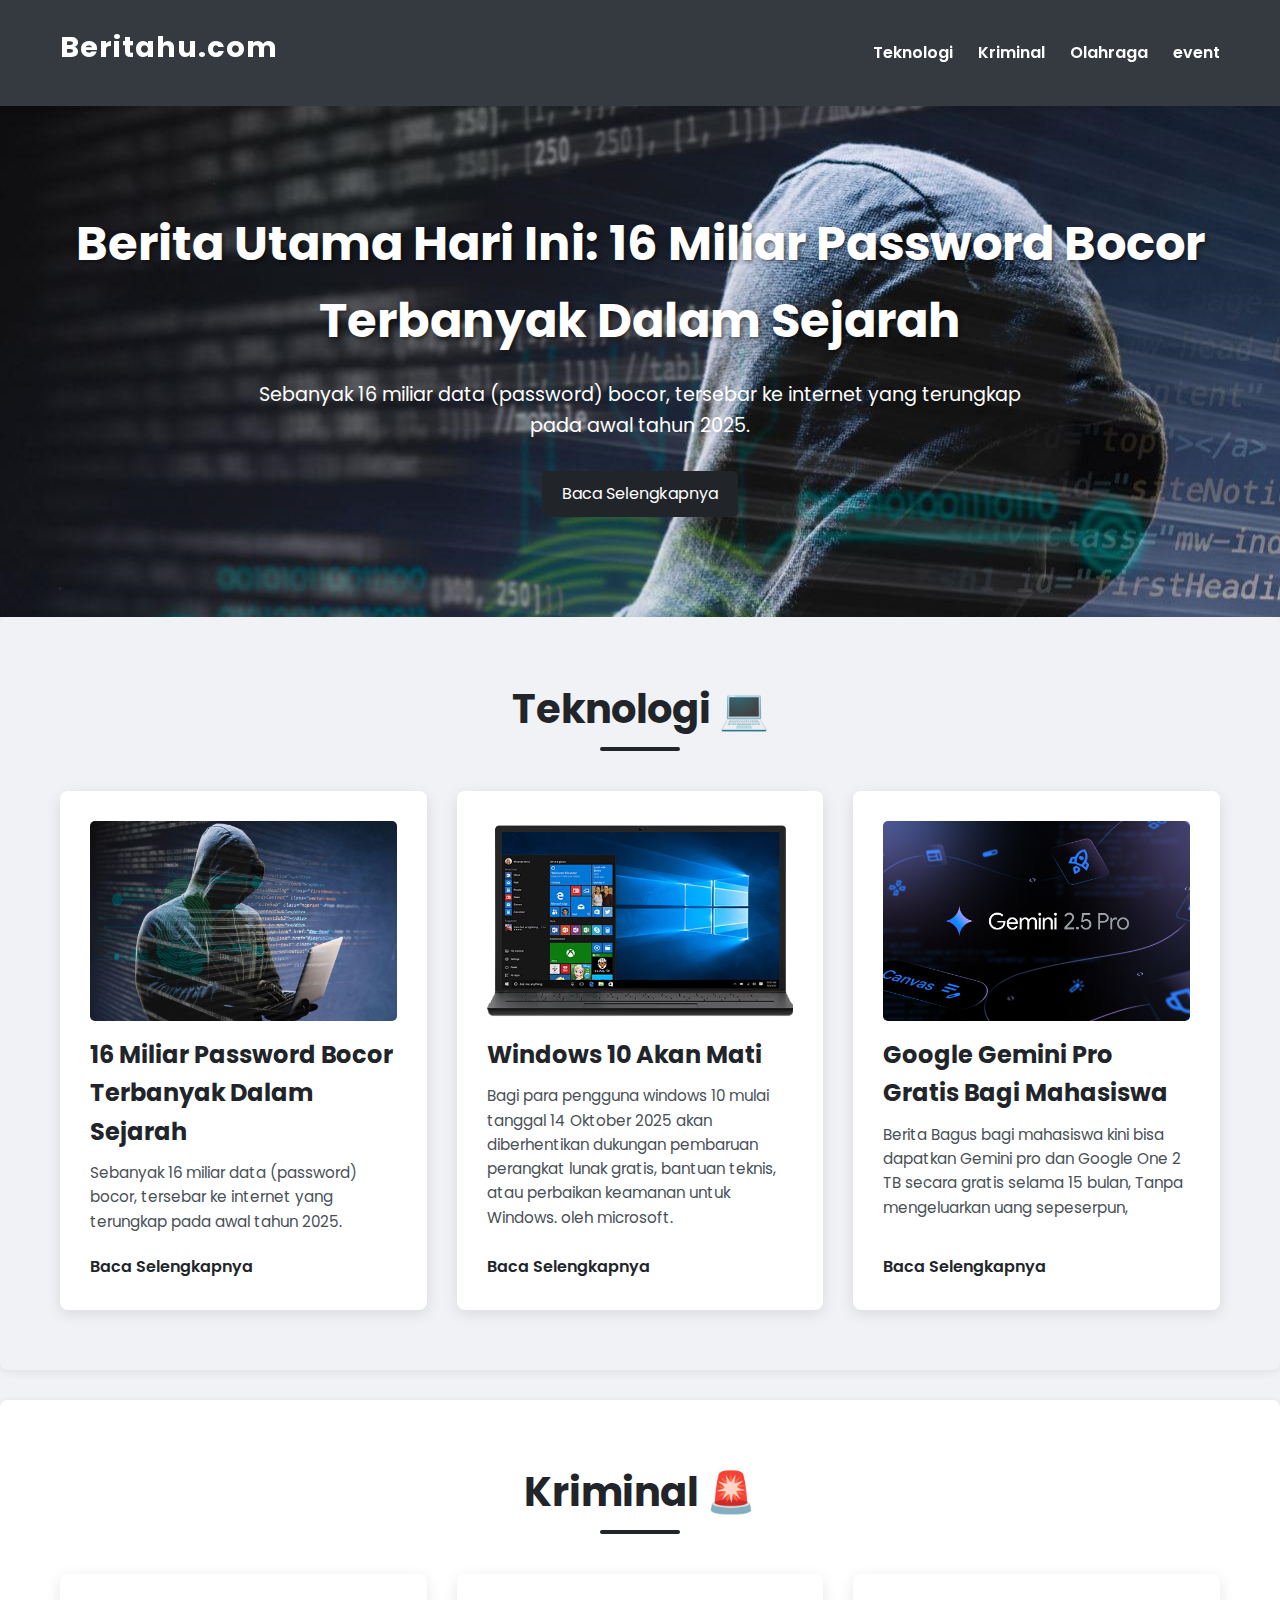
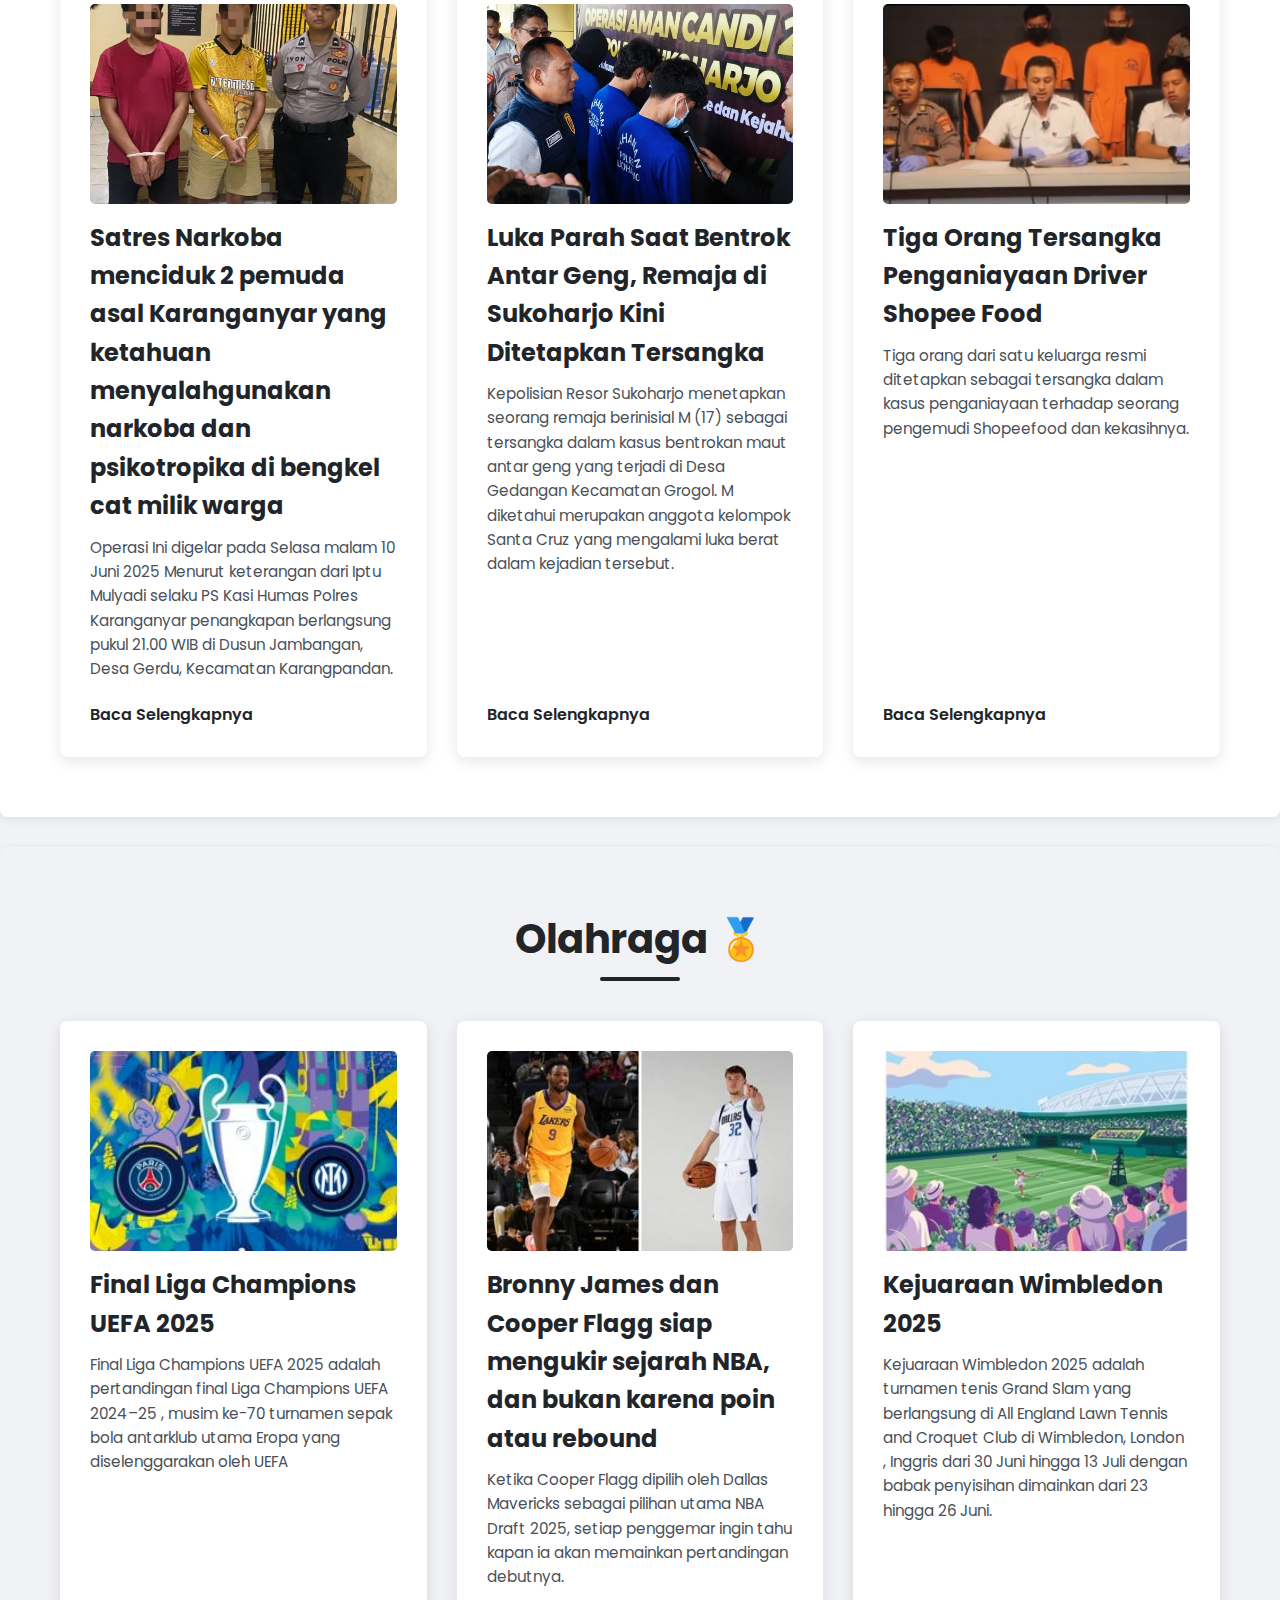
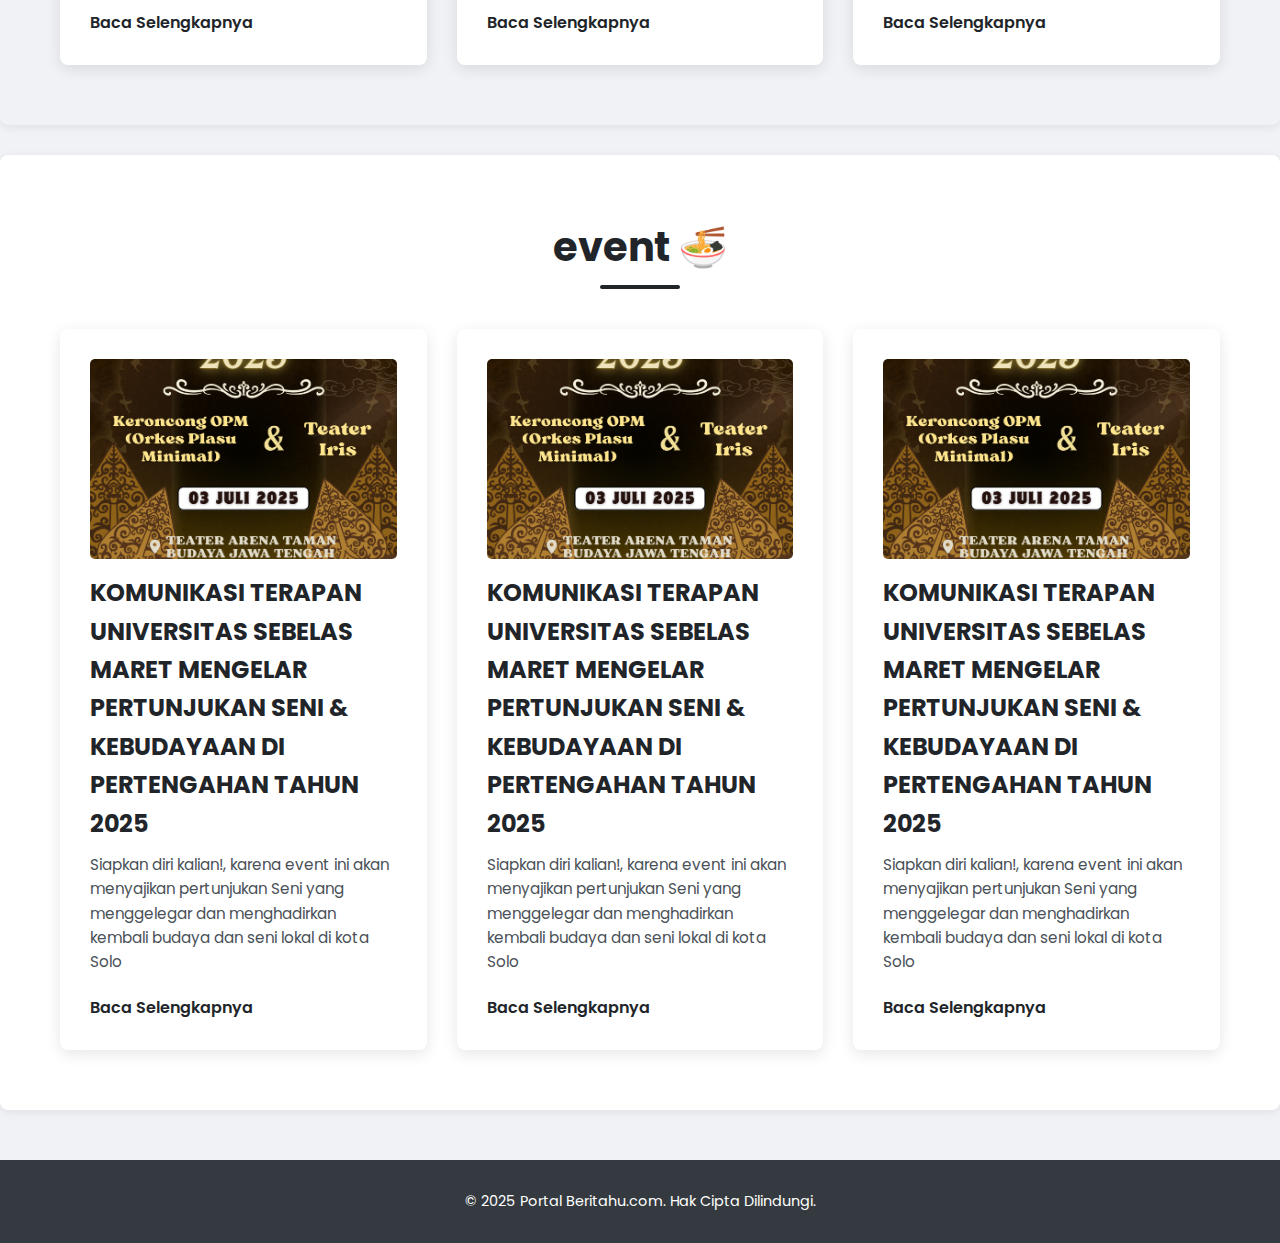
<file: index.html>
<!DOCTYPE html>
<html lang="id">
<head>
    <meta charset="UTF-8">
    <meta name="viewport" content="width=device-width, initial-scale=1.0">
    <title>Portal Beritahu.com</title>
    <link rel="stylesheet" href="styles.css">
    <link href="https://fonts.googleapis.com/css2?family=Poppins:wght@300;400;600;700&display=swap" rel="stylesheet">
</head>
<body>
    <header class="main-header">
        <div class="container">
            <h1 class="logo"><a href="index.html">Beritahu.com</a></h1>
            <nav class="main-nav">
                <ul>
                    <li><a href="#teknologi">Teknologi</a></li>
                    <li><a href="#kriminal">Kriminal</a></li>
                    <li><a href="#sport">Olahraga</a></li>
                    <li><a href="#event">event</a></li>
                </ul>
            </nav>
        </div>
    </header>

    <main>
        <section class="hero-section">
            <div class="container">
                <h2>Berita Utama Hari Ini: 16 Miliar Password Bocor Terbanyak Dalam Sejarah</h2>
                <p>Sebanyak 16 miliar data (password) bocor, tersebar ke internet yang terungkap pada awal tahun 2025.</p>
                <a href="baca selengkapnya/articlesteknologi_1.html" class="btn">Baca Selengkapnya</a>
            </div>
        </section>

        <section id="teknologi" class="news-section">
            <div class="container">
                <h2>Teknologi 💻</h2>
                <div class="articles-grid">
                    <article class="news-card">
                        <div class="news-image">
                            <img src="gambar awal topik/tek2.jpg" alt="Gambar Inovasi Chipset">
                        </div>
                        <h3>16 Miliar Password Bocor Terbanyak Dalam Sejarah </h3>
                        <p>Sebanyak 16 miliar data (password) bocor, tersebar ke internet yang terungkap pada awal tahun 2025.</p>
                        <a href="baca selengkapnya/articlesteknologi_1.html">Baca Selengkapnya</a>
                    </article>
                    <article class="news-card">
                        <div class="news-image">
                            <img src="gambar awal topik/tek3.png" alt="Gambar Kendaraan Otonom">
                        </div>
                        <h3>Windows 10 Akan Mati </h3>
                        <p>Bagi para pengguna windows 10 mulai tanggal 14 Oktober 2025 akan diberhentikan dukungan pembaruan perangkat lunak gratis, bantuan teknis, atau perbaikan keamanan untuk Windows. oleh microsoft. </p>
                        <a href="baca selengkapnya/articlesteknologi_2.html">Baca Selengkapnya</a>
                    </article>
                    <article class="news-card">
                        <div class="news-image">
                            <img src="gambar awal topik/tek1.png" alt="Gambar Komputasi Kuantum">
                        </div>
                        <h3>Google Gemini Pro Gratis Bagi Mahasiswa</h3>
                        <p>
Berita Bagus bagi mahasiswa kini bisa dapatkan Gemini pro dan Google One 2 TB secara gratis selama 15 bulan, Tanpa mengeluarkan uang sepeserpun,</p>
                        <a href="baca selengkapnya/articlesteknologi_3.html">Baca Selengkapnya</a>
                    </article>
                </div>
            </div>
        </section>

        <section id="kriminal" class="news-section">
            <div class="container">
                <h2>Kriminal 🚨</h2>
                <div class="articles-grid">
                    <article class="news-card">
                        <div class="news-image">
                            <img src="gambar awal topik/krim2.jpeg" alt="Gambar Penipuan Online">
                        </div>
                        <h3>Satres Narkoba menciduk 2 pemuda asal Karanganyar yang ketahuan 
menyalahgunakan narkoba dan psikotropika di bengkel cat milik warga</h3>
                        <p> Operasi Ini 
digelar pada Selasa malam 10 Juni 2025  
Menurut keterangan dari Iptu Mulyadi selaku PS Kasi Humas Polres Karanganyar 
penangkapan berlangsung pukul 21.00 WIB di Dusun Jambangan, Desa Gerdu, Kecamatan 
Karangpandan.</p>
                        <a href="baca selengkapnya/articleskriminal1.html">Baca Selengkapnya</a>
                    </article>
                    <article class="news-card">
                        <div class="news-image">
                            <img src="gambar awal topik/krim1.jpeg" alt="Gambar Kejahatan Siber">
                        </div>
                        <h3>Luka Parah Saat Bentrok Antar Geng, Remaja di Sukoharjo Kini Ditetapkan Tersangka</h3>
                        <p>Kepolisian Resor Sukoharjo menetapkan seorang remaja berinisial M (17) sebagai 
tersangka  dalam kasus bentrokan maut antar geng yang terjadi di Desa Gedangan 
Kecamatan Grogol. M diketahui merupakan anggota kelompok Santa Cruz yang mengalami 
luka berat dalam kejadian tersebut.</p>
                        <a href="baca selengkapnya/articleskriminal2.html">Baca Selengkapnya</a>
                    </article>
                    <article class="news-card">
                        <div class="news-image">
                            <img src="gambar awal topik/krim3.jpeg" alt="Gambar Kejahatan Lingkungan">
                        </div>
                        <h3>Tiga Orang Tersangka Penganiayaan Driver Shopee Food</h3>
                        <p>Tiga orang dari satu keluarga resmi ditetapkan sebagai tersangka dalam kasus 
penganiayaan terhadap seorang pengemudi Shopeefood dan kekasihnya. </p>
                        <a href="baca selengkapnya/articleskriminal3.html">Baca Selengkapnya</a>
                    </article>
                </div>
            </div>
        </section>

        <section id="sport" class="news-section">
            <div class="container">
                <h2>Olahraga 🏅</h2>
                <div class="articles-grid">
                    <article class="news-card">
                        <div class="news-image">
                            <img src="gambar awal topik/sport2.jpg"Gambar Liga Champions">
                        </div>
                        <h3>Final Liga Champions UEFA 2025</h3>
                        <p>Final Liga Champions UEFA 2025 adalah pertandingan final Liga Champions UEFA 2024–25 , musim ke-70 turnamen sepak bola antarklub utama Eropa yang diselenggarakan oleh UEFA</p>
                        <a href="baca selengkapnya/articlessport1.html">Baca Selengkapnya</a>
                    </article>
                    <article class="news-card">
                        <div class="news-image">
                            <img src="gambar awal topik/sport1.jpg" alt="Gambar Atlet Muda">
                        </div>
                        <h3>Bronny James dan Cooper Flagg siap mengukir sejarah NBA, dan bukan karena poin atau rebound</h3>
                        <p>Ketika Cooper Flagg dipilih oleh Dallas Mavericks sebagai pilihan utama NBA Draft 2025, setiap penggemar ingin tahu kapan ia akan memainkan pertandingan debutnya.</p>
                        <a href="baca selengkapnya/articlessport2.html">Baca Selengkapnya</a>
                    </article>
                    <article class="news-card">
                        <div class="news-image">
                            <img src="gambar awal topik/sport3.jpg" alt="Gambar Tim Basket NBA">
                        </div>
                        <h3>Kejuaraan Wimbledon 2025</h3>
                        <p>Kejuaraan Wimbledon 2025 adalah turnamen tenis Grand Slam yang berlangsung di All England Lawn Tennis and Croquet Club di Wimbledon, London , Inggris dari 30 Juni hingga 13 Juli dengan babak penyisihan dimainkan dari 23 hingga 26 Juni. </p>
                        <a href="baca selengkapnya/articlessport3.html">Baca Selengkapnya</a>
                    </article>
                </div>
            </div>
        </section>

        <section id="event" class="news-section">
            <div class="container">
                <h2>event 🍜</h2>
                <div class="articles-grid">
                    
                    <article class="news-card">
                        <div class="news-image">
                            <img src="gambar awal topik/event1.PNG" alt="Gambar Resep Tradisional">
                        </div>
                        <h3>KOMUNIKASI TERAPAN UNIVERSITAS SEBELAS
 MARET MENGELAR PERTUNJUKAN SENI &
 KEBUDAYAAN  DI PERTENGAHAN TAHUN 2025</h3>
                        <p>Siapkan diri kalian!, karena event ini akan  menyajikan pertunjukan
 Seni yang menggelegar dan menghadirkan kembali budaya dan seni
 lokal di kota Solo</p>
                        <a href="baca selengkapnya/articlesevent1.html">Baca Selengkapnya</a>
                    </article>
                    <article class="news-card">

                        <div class="news-image">
                            <img src="gambar awal topik/event1.PNG" alt="Gambar Kuliner Fusion">
                        </div>
                        <h3>KOMUNIKASI TERAPAN UNIVERSITAS SEBELAS
 MARET MENGELAR PERTUNJUKAN SENI &
 KEBUDAYAAN  DI PERTENGAHAN TAHUN 2025</h3>
                        <p>Siapkan diri kalian!, karena event ini akan  menyajikan pertunjukan
 Seni yang menggelegar dan menghadirkan kembali budaya dan seni
 lokal di kota Solo</p>
                        <a href="baca selengkapnya/articlesevent1.html">Baca Selengkapnya</a>
                    </article>
                    <article class="news-card">
                        <div class="news-image">
                            <img src="gambar awal topik/event1.PNG" alt="Gambar Restoran Halal">
                        </div>
                        <h3>KOMUNIKASI TERAPAN UNIVERSITAS SEBELAS
 MARET MENGELAR PERTUNJUKAN SENI &
 KEBUDAYAAN  DI PERTENGAHAN TAHUN 2025</h3>
                        <p>Siapkan diri kalian!, karena event ini akan  menyajikan pertunjukan
 Seni yang menggelegar dan menghadirkan kembali budaya dan seni
 lokal di kota Solo</p>
                        <a href="baca selengkapnya/articlesevent1.html">Baca Selengkapnya</a>
                    </article>
                </div>
            </div>
        </section>
    </main>

    <footer class="main-footer">
        <div class="container">
            <p>&copy; 2025 Portal Beritahu.com. Hak Cipta Dilindungi.</p>
        </div>
    </footer>

    <script src="script.js"></script>
</body>
</html>
</file>
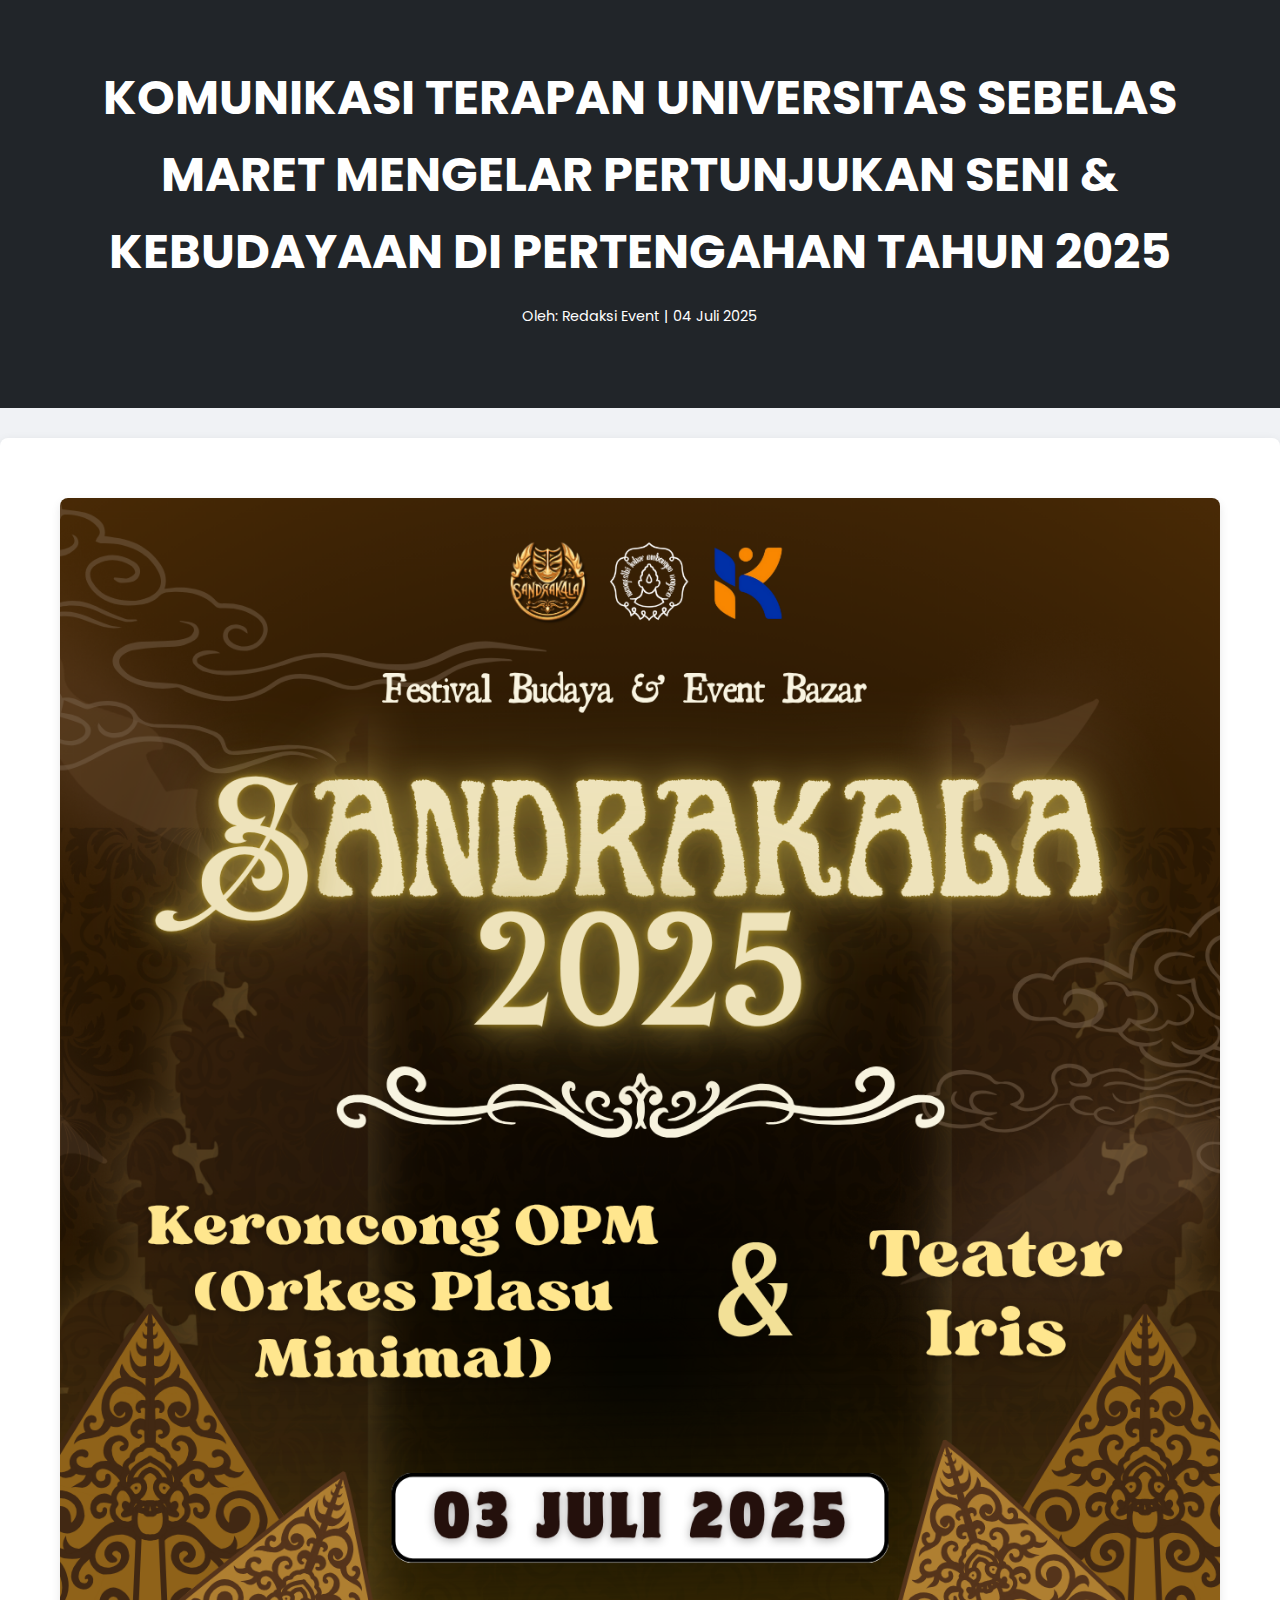
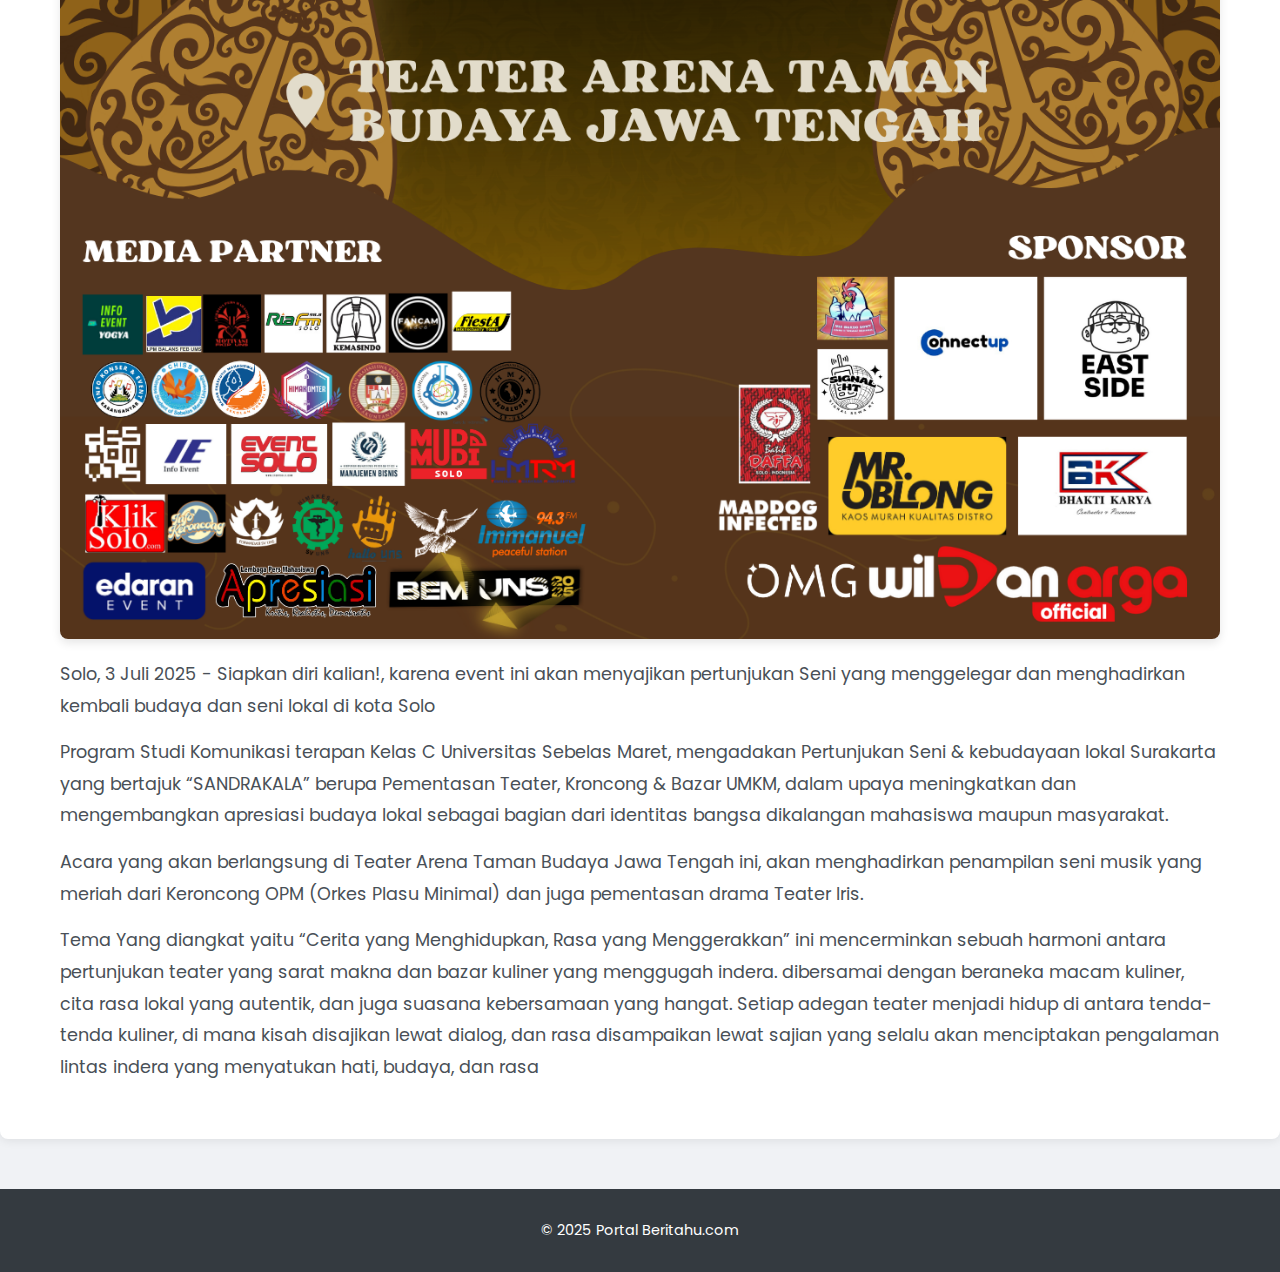
<file: baca selengkapnya/articlesevent1.html>
<!DOCTYPE html>
<html lang="id">
<head>
    <meta charset="UTF-8">
    <meta name="viewport" content="width=device-width, initial-scale=1.0">
    <title>Google Gemini Pro Gratis Bagi Mahasiswa</title>
    <link rel="stylesheet" href="../styles.css"> <link href="https://fonts.googleapis.com/css2?family=Poppins:wght@300;400;600;700&display=swap" rel="stylesheet">
</head>

    <main>
        <section class="article-detail-header">
            <div class="container">
                <h1>KOMUNIKASI TERAPAN UNIVERSITAS SEBELAS MARET MENGELAR PERTUNJUKAN SENI & KEBUDAYAAN DI PERTENGAHAN TAHUN 2025</h1>
                <p class="article-meta">Oleh: Redaksi Event | 04 Juli 2025</p>
            </div>
        </section>

        <section class="article-content">
            <div class="container">
                <img src="gambar pembahasan/event1.PNG" alt="Gambar Utama Artikel Chipset Smartphone">
                <p> Solo, 3 Juli 2025 - Siapkan diri kalian!, karena event ini akan  menyajikan pertunjukan
 Seni yang menggelegar dan menghadirkan kembali budaya dan seni
 lokal di kota Solo
                <p> Program Studi Komunikasi
 terapan Kelas C Universitas Sebelas Maret,
 mengadakan Pertunjukan Seni & kebudayaan
 lokal Surakarta yang  bertajuk “SANDRAKALA”
 berupa Pementasan Teater, Kroncong & Bazar
 UMKM, dalam upaya meningkatkan dan
 mengembangkan apresiasi budaya lokal
 sebagai bagian dari identitas  
bangsa
 dikalangan mahasiswa maupun masyarakat.
                <p>Acara yang akan berlangsung di Teater Arena
 Taman Budaya Jawa Tengah ini, akan
 menghadirkan penampilan seni musik yang
 meriah dari Keroncong OPM (Orkes Plasu
 Minimal) dan juga pementasan drama Teater
 Iris.
 <p>Tema Yang diangkat yaitu “Cerita yang Menghidupkan, Rasa yang
 Menggerakkan” ini mencerminkan sebuah harmoni antara pertunjukan
 teater yang sarat makna dan bazar kuliner yang menggugah indera.
 dibersamai dengan beraneka macam kuliner, cita rasa lokal yang autentik,
 dan juga suasana kebersamaan yang hangat. Setiap adegan teater menjadi
 hidup di antara tenda-tenda kuliner, di mana kisah disajikan lewat dialog,
 dan rasa disampaikan lewat sajian yang selalu akan menciptakan
 pengalaman lintas indera yang menyatukan hati, budaya, dan rasa</p>
  
</p>
                <p> 
</p>
                <p></p>
            </div>
        </section>
    </main>

    <footer class="main-footer">
        <div class="container">
            <p>&copy; 2025 Portal Beritahu.com</p>
        </div>
    </footer>
</body>
</html>
</file>
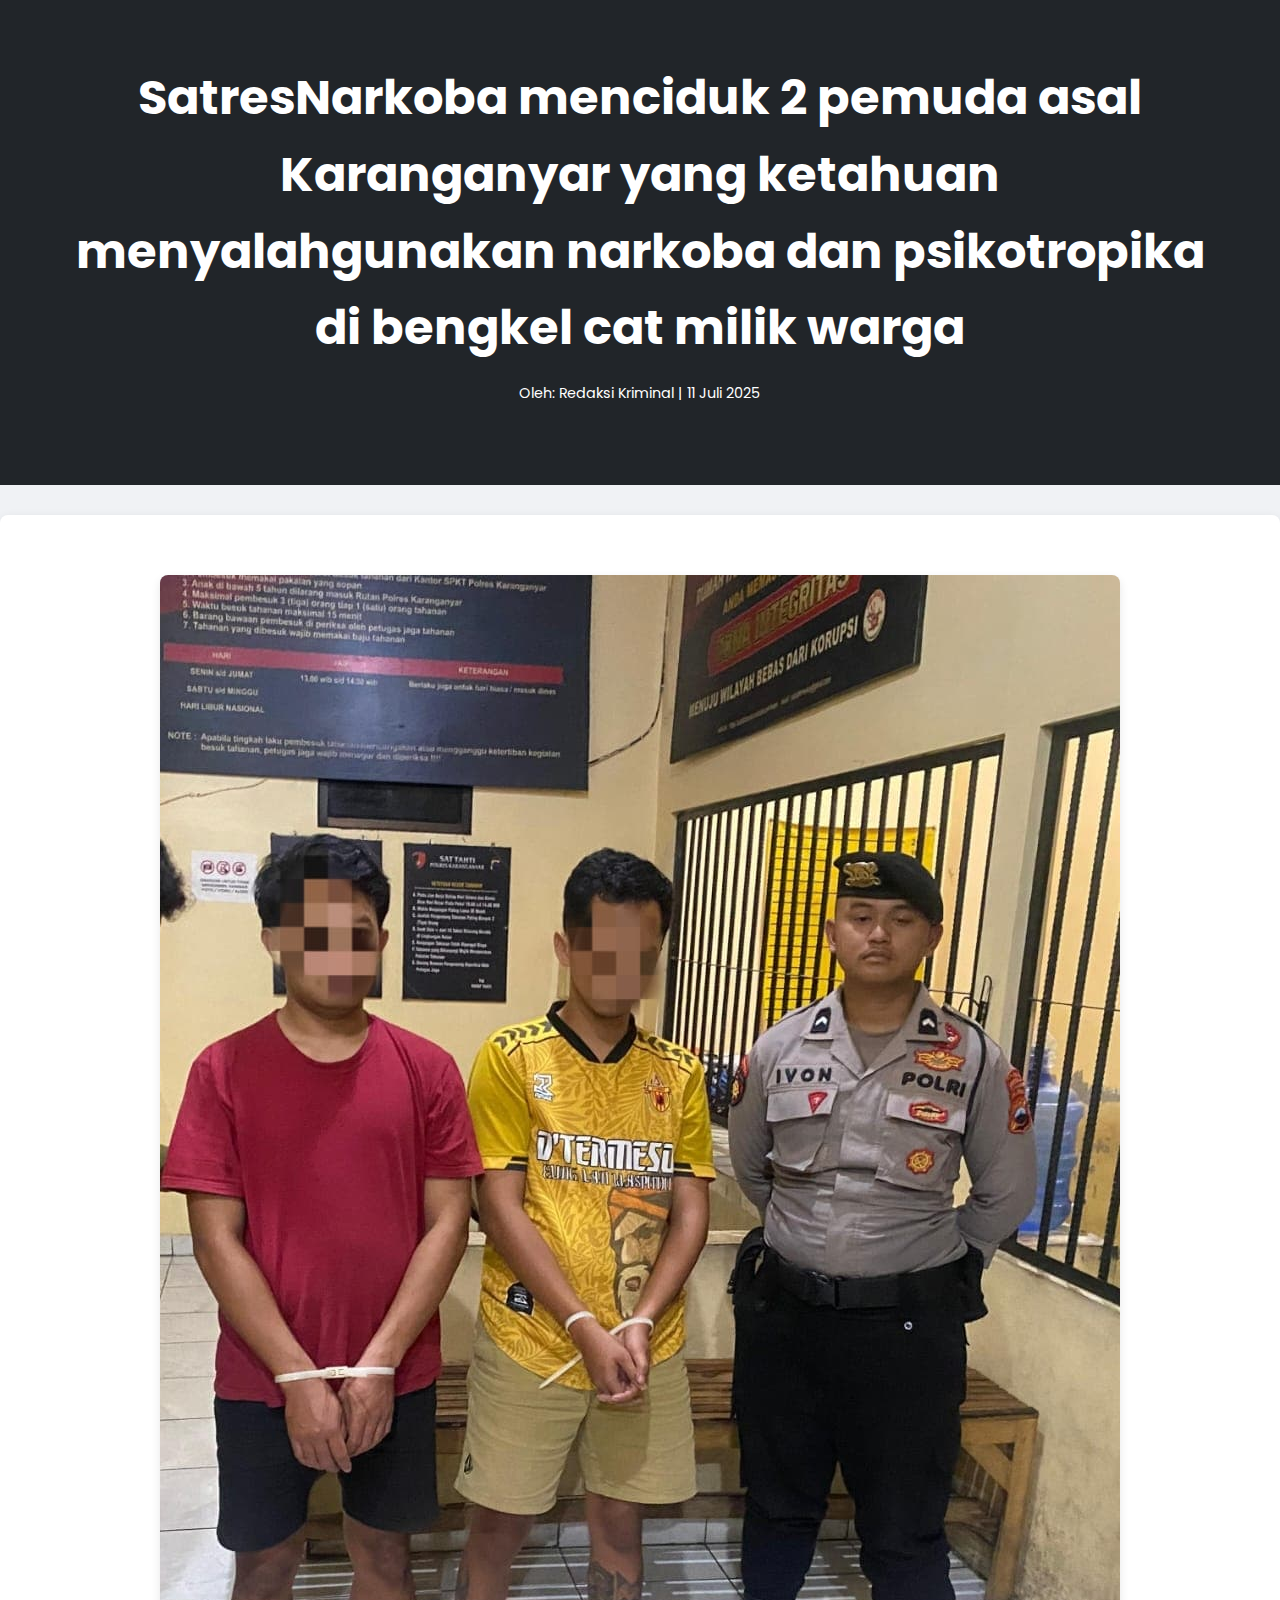
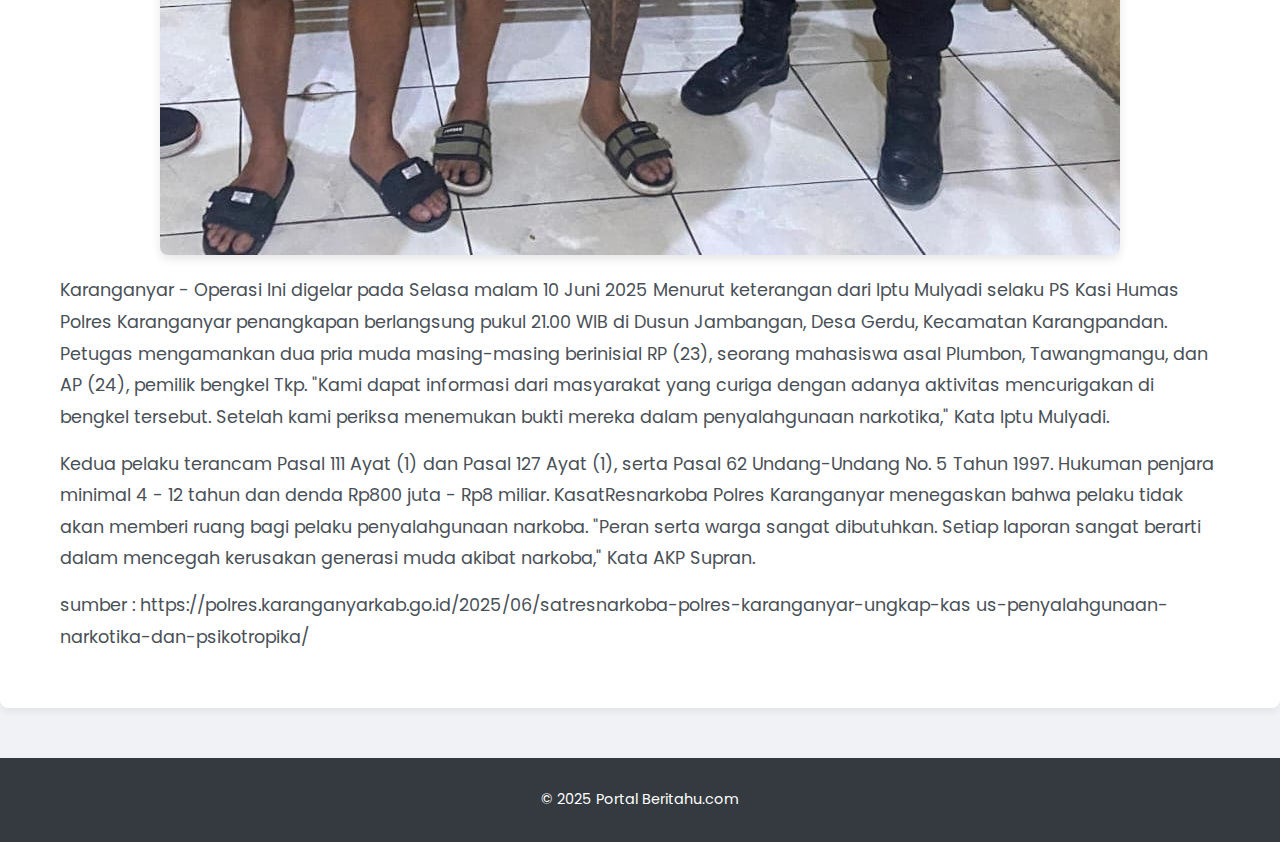
<file: baca selengkapnya/articleskriminal1.html>
<!DOCTYPE html>
<html lang="id">
<head>
    <meta charset="UTF-8">
    <meta name="viewport" content="width=device-width, initial-scale=1.0">
    <title>Google Gemini Pro Gratis Bagi Mahasiswa</title>
    <link rel="stylesheet" href="../styles.css"> <link href="https://fonts.googleapis.com/css2?family=Poppins:wght@300;400;600;700&display=swap" rel="stylesheet">
</head>

    <main>
        <section class="article-detail-header">
            <div class="container">
                <h1>SatresNarkoba menciduk 2 pemuda asal Karanganyar yang ketahuan menyalahgunakan narkoba dan psikotropika di bengkel cat milik warga</h1>
                <p class="article-meta">Oleh: Redaksi Kriminal | 11 Juli 2025</p>
            </div>
        </section>

        <section class="article-content">
            <div class="container">
                <img src="gambar pembahasan/krim2.jpeg" alt="Gambar Utama Artikel Chipset Smartphone">
                <p>Karanganyar - Operasi Ini digelar pada Selasa malam 10 Juni 2025  
Menurut keterangan dari Iptu Mulyadi selaku PS Kasi Humas Polres Karanganyar penangkapan berlangsung pukul 21.00 WIB di Dusun Jambangan, Desa Gerdu, Kecamatan Karangpandan. Petugas mengamankan dua pria muda masing-masing berinisial RP (23), seorang mahasiswa asal Plumbon, Tawangmangu, dan AP (24), pemilik bengkel Tkp. "Kami dapat informasi dari masyarakat yang curiga dengan adanya aktivitas mencurigakan di bengkel tersebut. Setelah kami periksa  menemukan bukti mereka dalam penyalahgunaan narkotika," Kata Iptu Mulyadi. 

                <p>Kedua pelaku terancam Pasal 111 Ayat (1) dan Pasal 127 Ayat (1), serta Pasal 62 Undang-Undang No. 5 Tahun 1997. Hukuman  penjara minimal 4 - 12 tahun dan denda Rp800 juta - Rp8 miliar. 
KasatResnarkoba Polres Karanganyar menegaskan bahwa pelaku tidak akan memberi ruang bagi pelaku penyalahgunaan narkoba.  
"Peran serta warga sangat dibutuhkan. Setiap laporan sangat berarti dalam mencegah kerusakan generasi muda akibat narkoba," Kata AKP Supran. 
 
               <p>sumber : https://polres.karanganyarkab.go.id/2025/06/satresnarkoba-polres-karanganyar-ungkap-kas us-penyalahgunaan-narkotika-dan-psikotropika/
 
  
</p>
                <p> 
</p>
                <p></p>
            </div>
        </section>
    </main>

    <footer class="main-footer">
        <div class="container">
            <p>&copy; 2025 Portal Beritahu.com</p>
        </div>
    </footer>
</body>
</html>
</file>
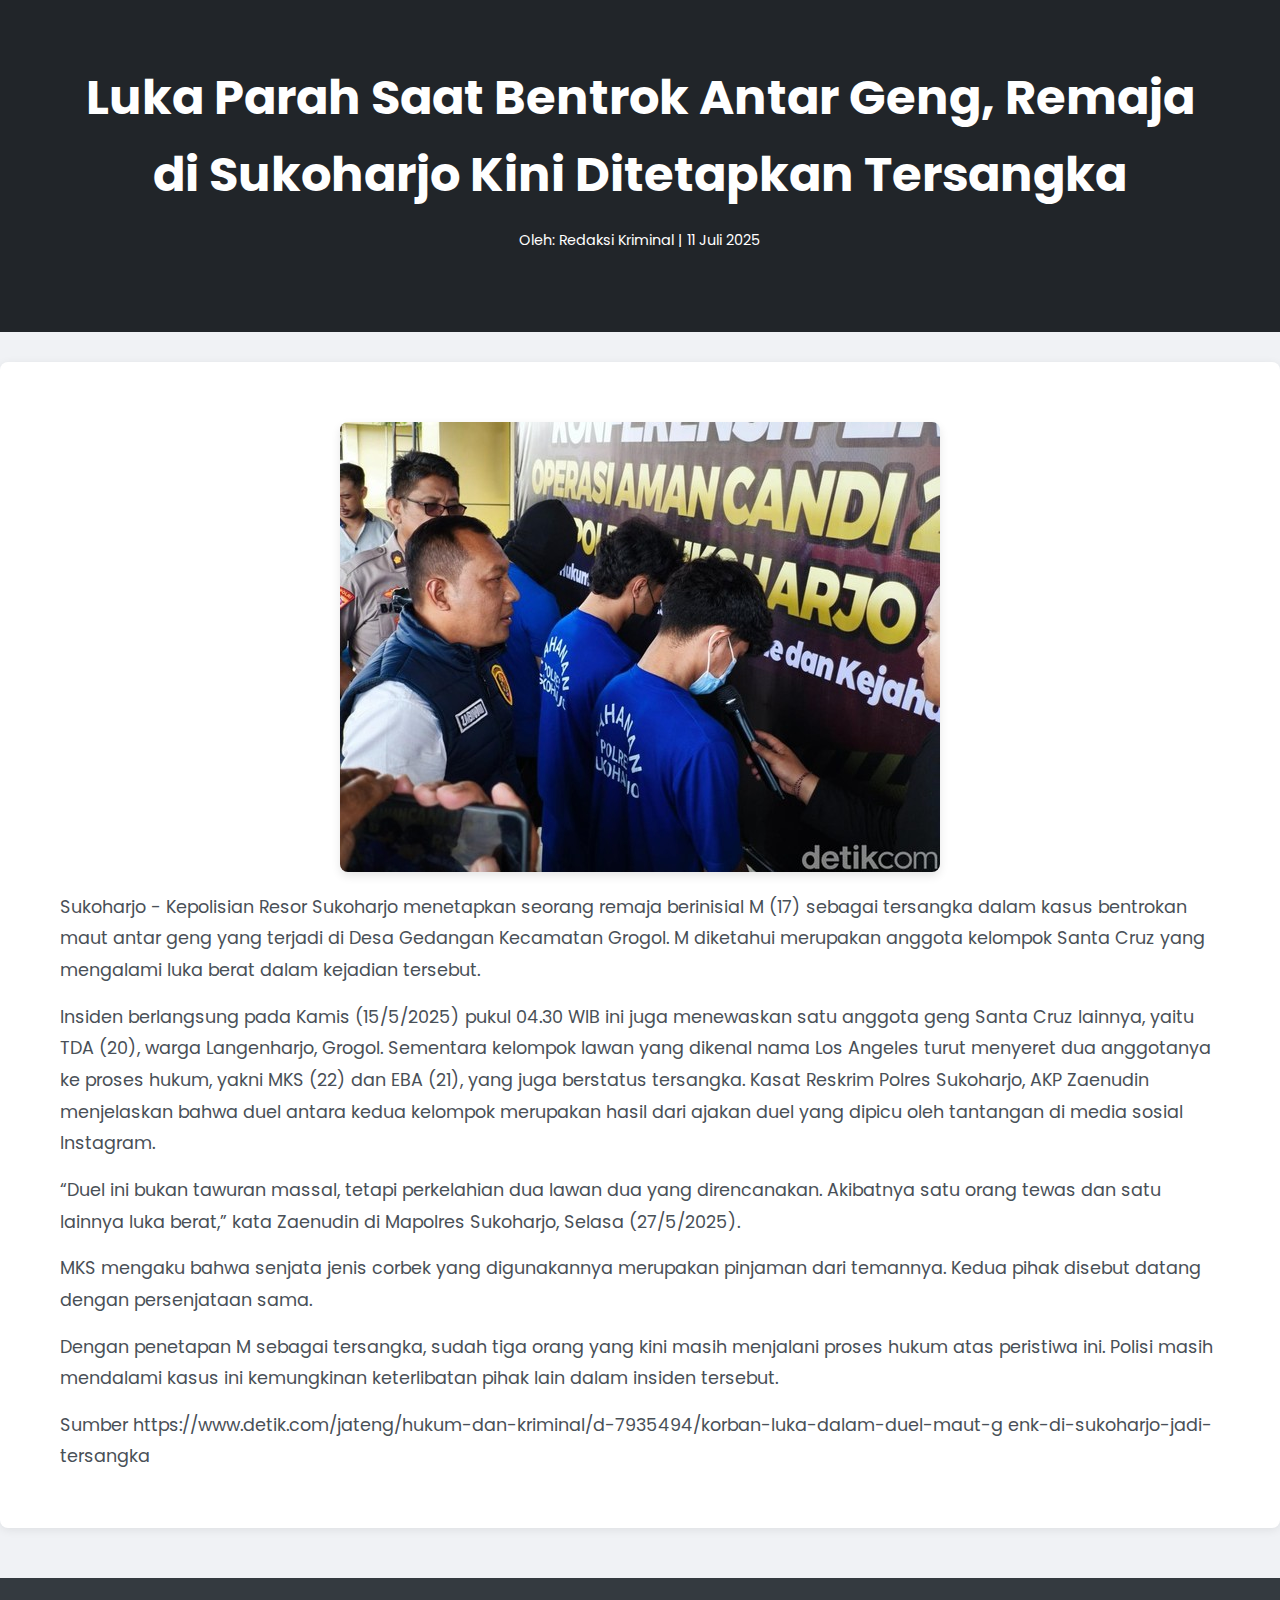
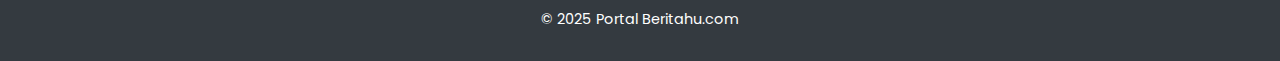
<file: baca selengkapnya/articleskriminal2.html>
<!DOCTYPE html>
<html lang="id">
<head>
    <meta charset="UTF-8">
    <meta name="viewport" content="width=device-width, initial-scale=1.0">
    <title>Google Gemini Pro Gratis Bagi Mahasiswa</title>
    <link rel="stylesheet" href="../styles.css"> <link href="https://fonts.googleapis.com/css2?family=Poppins:wght@300;400;600;700&display=swap" rel="stylesheet">
</head>

    <main>
        <section class="article-detail-header">
            <div class="container">
                <h1>Luka Parah Saat Bentrok Antar Geng, Remaja di Sukoharjo Kini Ditetapkan Tersangka </h1>
                <p class="article-meta">Oleh: Redaksi Kriminal | 11 Juli 2025</p>
            </div>
        </section>

        <section class="article-content">
            <div class="container">
                <img src="gambar pembahasan/krim1.jpeg" alt="Gambar Utama Artikel Chipset Smartphone">
                <p>Sukoharjo - Kepolisian Resor Sukoharjo menetapkan seorang remaja berinisial M (17) sebagai tersangka  dalam kasus bentrokan maut antar geng yang terjadi di Desa Gedangan Kecamatan Grogol. M diketahui merupakan anggota kelompok Santa Cruz yang mengalami luka berat dalam kejadian tersebut. 
                <p>Insiden berlangsung pada Kamis (15/5/2025) pukul 04.30 WIB ini juga menewaskan satu anggota geng Santa Cruz lainnya, yaitu TDA (20), warga Langenharjo, Grogol. Sementara kelompok lawan yang dikenal nama Los Angeles turut menyeret dua anggotanya ke proses hukum, yakni MKS (22) dan EBA (21), yang  juga berstatus tersangka. 
 
Kasat Reskrim Polres Sukoharjo, AKP Zaenudin menjelaskan bahwa duel antara kedua kelompok merupakan hasil dari ajakan duel yang dipicu oleh tantangan di media sosial Instagram. 


                <p>“Duel ini bukan tawuran massal, tetapi perkelahian dua lawan dua yang direncanakan. Akibatnya satu orang tewas dan satu lainnya luka berat,” kata Zaenudin di Mapolres Sukoharjo, Selasa (27/5/2025). 
  <p>MKS mengaku bahwa senjata jenis corbek yang digunakannya merupakan pinjaman dari temannya. Kedua pihak disebut datang dengan persenjataan sama.  
 
<P>Dengan penetapan M sebagai tersangka, sudah tiga orang yang kini masih menjalani proses hukum atas peristiwa ini. Polisi masih mendalami kasus ini kemungkinan keterlibatan pihak lain dalam insiden tersebut. 
 
</P>
  </p>
</p>
                <p> Sumber https://www.detik.com/jateng/hukum-dan-kriminal/d-7935494/korban-luka-dalam-duel-maut-g enk-di-sukoharjo-jadi-tersangka 
 

</p>
                <p></p>
            </div>
        </section>
    </main>

    <footer class="main-footer">
        <div class="container">
            <p>&copy; 2025 Portal Beritahu.com</p>
        </div>
    </footer>
</body>
</html>
</file>
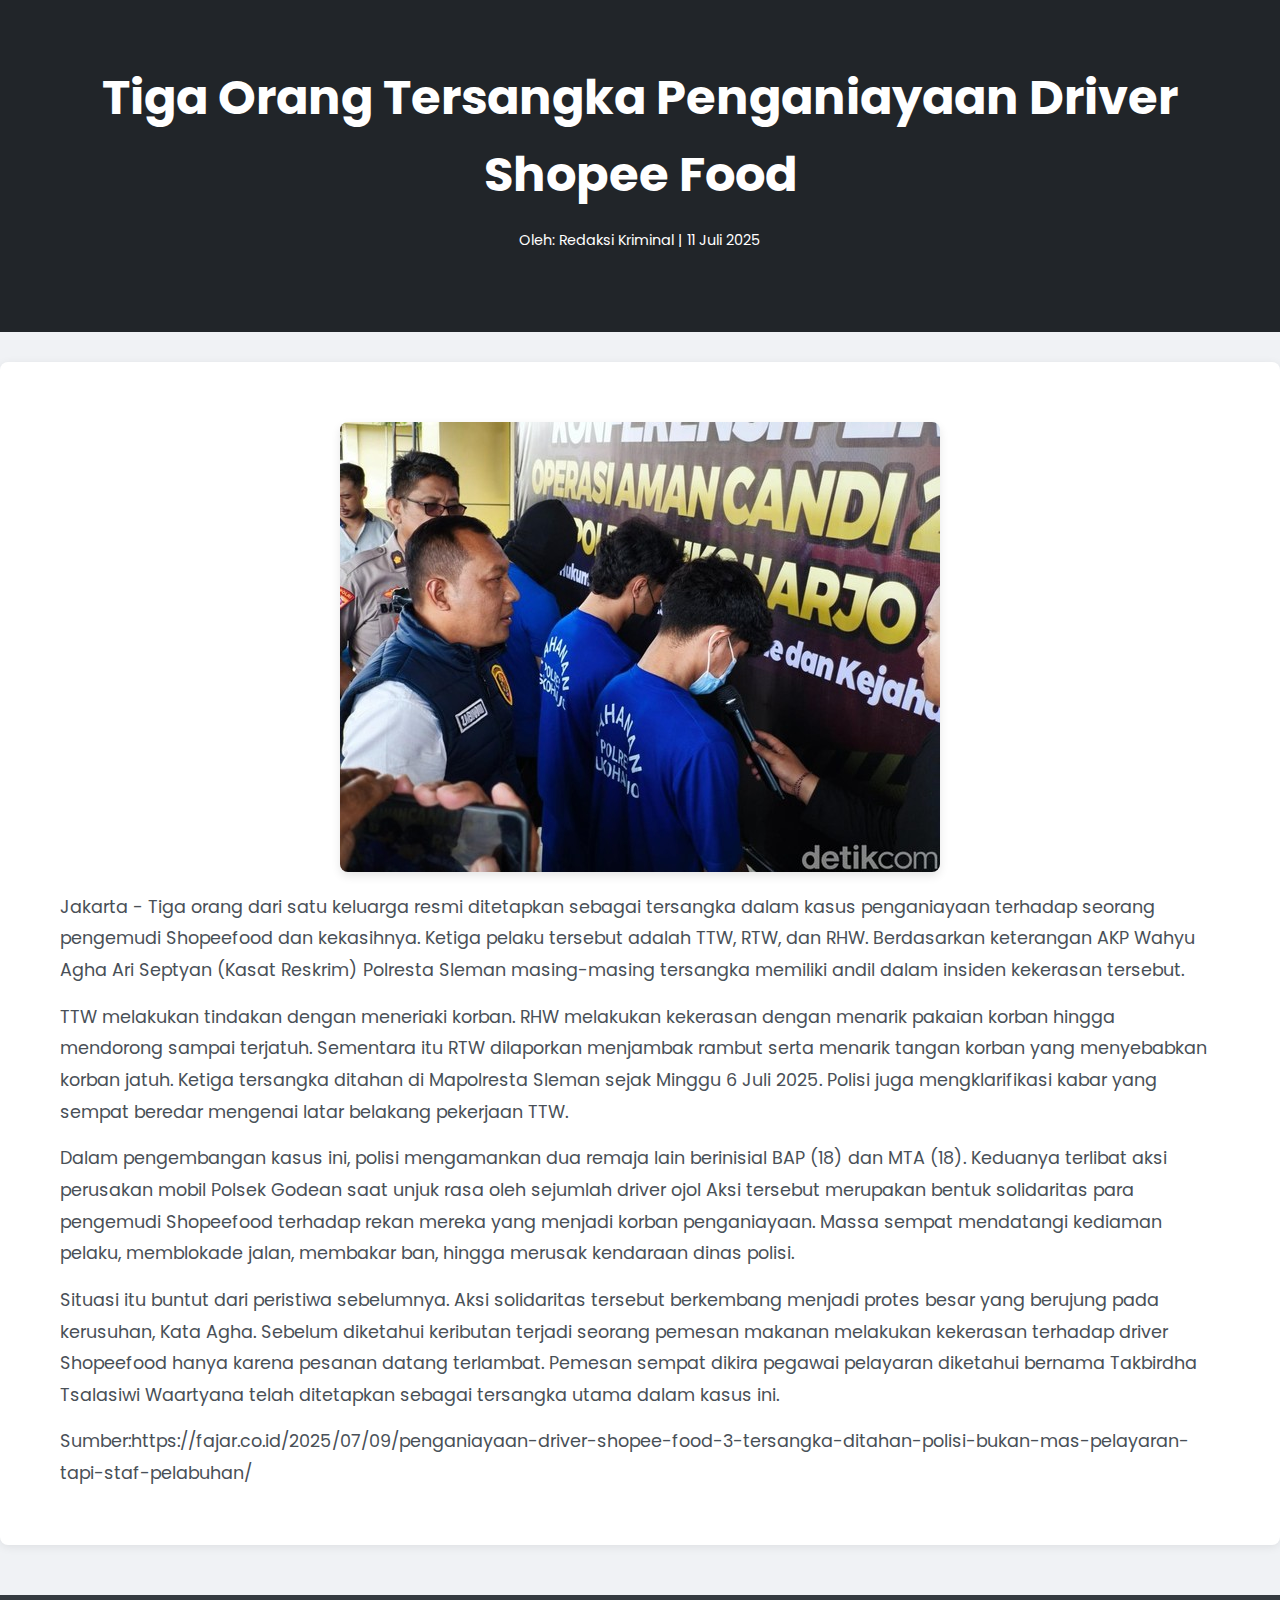
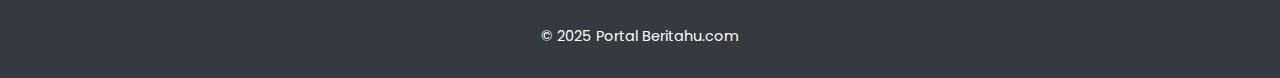
<file: baca selengkapnya/articleskriminal3.html>
<!DOCTYPE html>
<html lang="id">
<head>
    <meta charset="UTF-8">
    <meta name="viewport" content="width=device-width, initial-scale=1.0">
    <title>Google Gemini Pro Gratis Bagi Mahasiswa</title>
    <link rel="stylesheet" href="../styles.css"> <link href="https://fonts.googleapis.com/css2?family=Poppins:wght@300;400;600;700&display=swap" rel="stylesheet">
</head>

    <main>
        <section class="article-detail-header">
            <div class="container">
                <h1>Tiga Orang Tersangka Penganiayaan Driver Shopee Food </h1>
                <p class="article-meta">Oleh: Redaksi Kriminal | 11 Juli 2025</p>
            </div>
        </section>

        <section class="article-content">
            <div class="container">
                <img src="gambar pembahasan/krim1.jpeg" alt="Gambar Utama Artikel Chipset Smartphone">
                <p>Jakarta - Tiga orang dari satu keluarga resmi ditetapkan sebagai tersangka dalam kasus penganiayaan terhadap seorang pengemudi Shopeefood dan kekasihnya.  
Ketiga pelaku tersebut adalah TTW, RTW, dan RHW. Berdasarkan keterangan AKP Wahyu Agha Ari Septyan (Kasat Reskrim) Polresta Sleman masing-masing tersangka memiliki andil dalam insiden kekerasan tersebut. 

                <p>TTW melakukan tindakan dengan meneriaki korban. RHW melakukan kekerasan dengan menarik pakaian korban hingga mendorong sampai terjatuh. Sementara itu RTW dilaporkan menjambak rambut serta menarik tangan korban yang menyebabkan korban jatuh. 
Ketiga tersangka ditahan di Mapolresta Sleman sejak Minggu 6 Juli 2025.  
Polisi juga mengklarifikasi kabar yang sempat beredar mengenai latar belakang pekerjaan TTW.  
                <p>Dalam pengembangan kasus ini, polisi mengamankan dua remaja lain berinisial BAP (18) dan MTA (18). Keduanya terlibat aksi perusakan mobil Polsek Godean saat unjuk rasa oleh sejumlah driver ojol  
Aksi tersebut merupakan bentuk solidaritas para pengemudi Shopeefood terhadap rekan mereka yang menjadi korban penganiayaan. Massa sempat mendatangi kediaman pelaku, memblokade jalan, membakar ban, hingga merusak kendaraan dinas polisi. 

  <p>Situasi itu buntut dari peristiwa sebelumnya. Aksi solidaritas tersebut berkembang menjadi protes besar yang berujung pada kerusuhan, Kata Agha. 
Sebelum diketahui keributan terjadi seorang pemesan makanan melakukan kekerasan terhadap driver Shopeefood hanya karena pesanan datang terlambat. Pemesan sempat dikira pegawai pelayaran diketahui bernama Takbirdha Tsalasiwi Waartyana telah ditetapkan sebagai tersangka utama dalam kasus ini. 

 
<P>
</P>
  </p>
</p>
     <p>Sumber:https://fajar.co.id/2025/07/09/penganiayaan-driver-shopee-food-3-tersangka-ditahan-polisi-bukan-mas-pelayaran-tapi-staf-pelabuhan/
                <p></p>
            </div>
        </section>
    </main>

    <footer class="main-footer">
        <div class="container">
            <p>&copy; 2025 Portal Beritahu.com</p>
        </div>
    </footer>
</body>
</html>
</file>
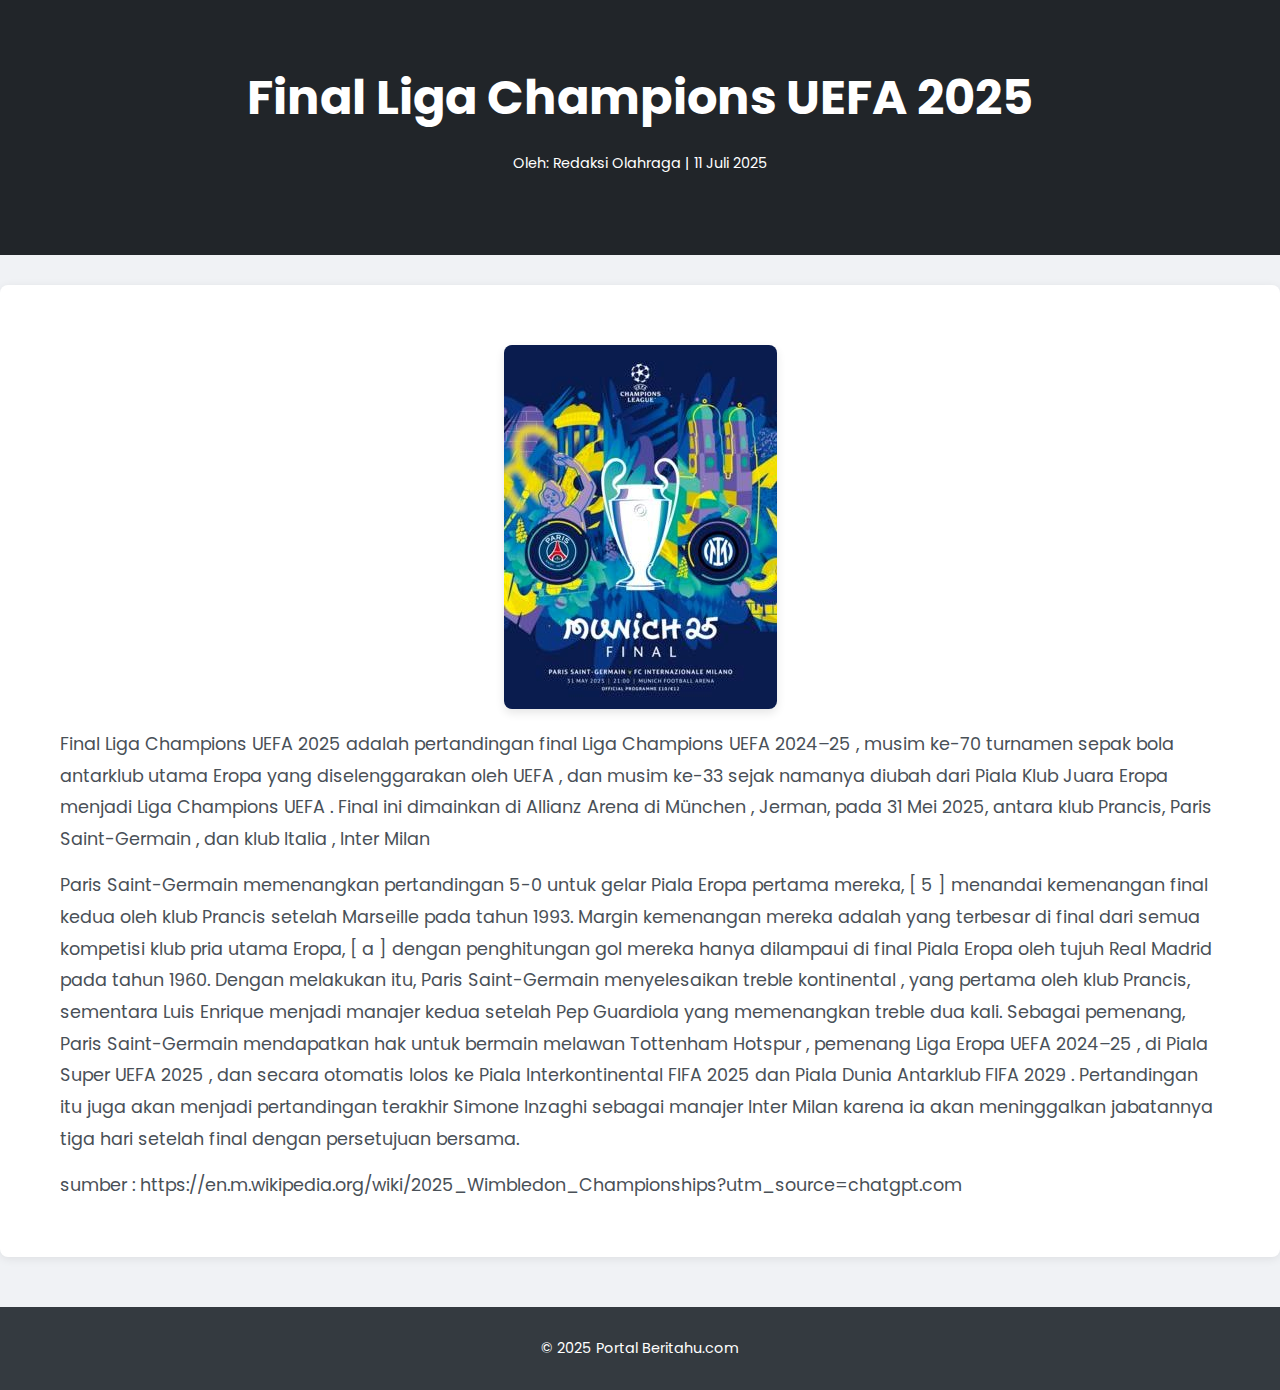
<file: baca selengkapnya/articlessport1.html>
<!DOCTYPE html>
<html lang="id">
<head>
    <meta charset="UTF-8">
    <meta name="viewport" content="width=device-width, initial-scale=1.0">
    <title>Google Gemini Pro Gratis Bagi Mahasiswa</title>
    <link rel="stylesheet" href="../styles.css"> <link href="https://fonts.googleapis.com/css2?family=Poppins:wght@300;400;600;700&display=swap" rel="stylesheet">
</head>

    <main>
        <section class="article-detail-header">
            <div class="container">
                <h1>Final Liga Champions UEFA 2025</h1>
                <p class="article-meta">Oleh: Redaksi Olahraga | 11 Juli 2025</p>
            </div>
        </section>

        <section class="article-content">
            <div class="container">
                <img src="gambar pembahasan/sport2.jpg" alt="Gambar Utama Artikel Chipset Smartphone">
                <p>Final Liga Champions UEFA 2025 adalah pertandingan final Liga Champions UEFA 2024–25 , musim ke-70 turnamen sepak bola antarklub utama Eropa yang diselenggarakan oleh UEFA , dan musim ke-33 sejak namanya diubah dari Piala Klub Juara Eropa menjadi Liga Champions UEFA . Final ini dimainkan di Allianz Arena di München , Jerman, pada 31 Mei 2025, antara klub Prancis, Paris Saint-Germain , dan klub Italia , Inter Milan 
</p>
                <p>Paris Saint-Germain memenangkan pertandingan 5-0 untuk gelar Piala Eropa pertama mereka, [ 5 ] menandai kemenangan final kedua oleh klub Prancis setelah Marseille pada tahun 1993. Margin kemenangan mereka adalah yang terbesar di final dari semua kompetisi klub pria utama Eropa, [ a ] dengan penghitungan gol mereka hanya dilampaui di final Piala Eropa oleh tujuh Real Madrid pada tahun 1960. Dengan melakukan itu, Paris Saint-Germain menyelesaikan treble kontinental , yang pertama oleh klub Prancis, sementara Luis Enrique menjadi manajer kedua setelah Pep Guardiola yang memenangkan treble dua kali. Sebagai pemenang, Paris Saint-Germain mendapatkan hak untuk bermain melawan Tottenham Hotspur , pemenang Liga Eropa UEFA 2024–25 , di Piala Super UEFA 2025 , dan secara otomatis lolos ke Piala Interkontinental FIFA 2025 dan Piala Dunia Antarklub FIFA 2029 . Pertandingan itu juga akan menjadi pertandingan terakhir Simone Inzaghi sebagai manajer Inter Milan karena ia akan meninggalkan jabatannya tiga hari setelah final dengan persetujuan bersama.

                <p>sumber : https://en.m.wikipedia.org/wiki/2025_Wimbledon_Championships?utm_source=chatgpt.com

  
</p>
                <p> 
</p>
                <p></p>
            </div>
        </section>
    </main>

    <footer class="main-footer">
        <div class="container">
            <p>&copy; 2025 Portal Beritahu.com</p>
        </div>
    </footer>
</body>
</html>
</file>
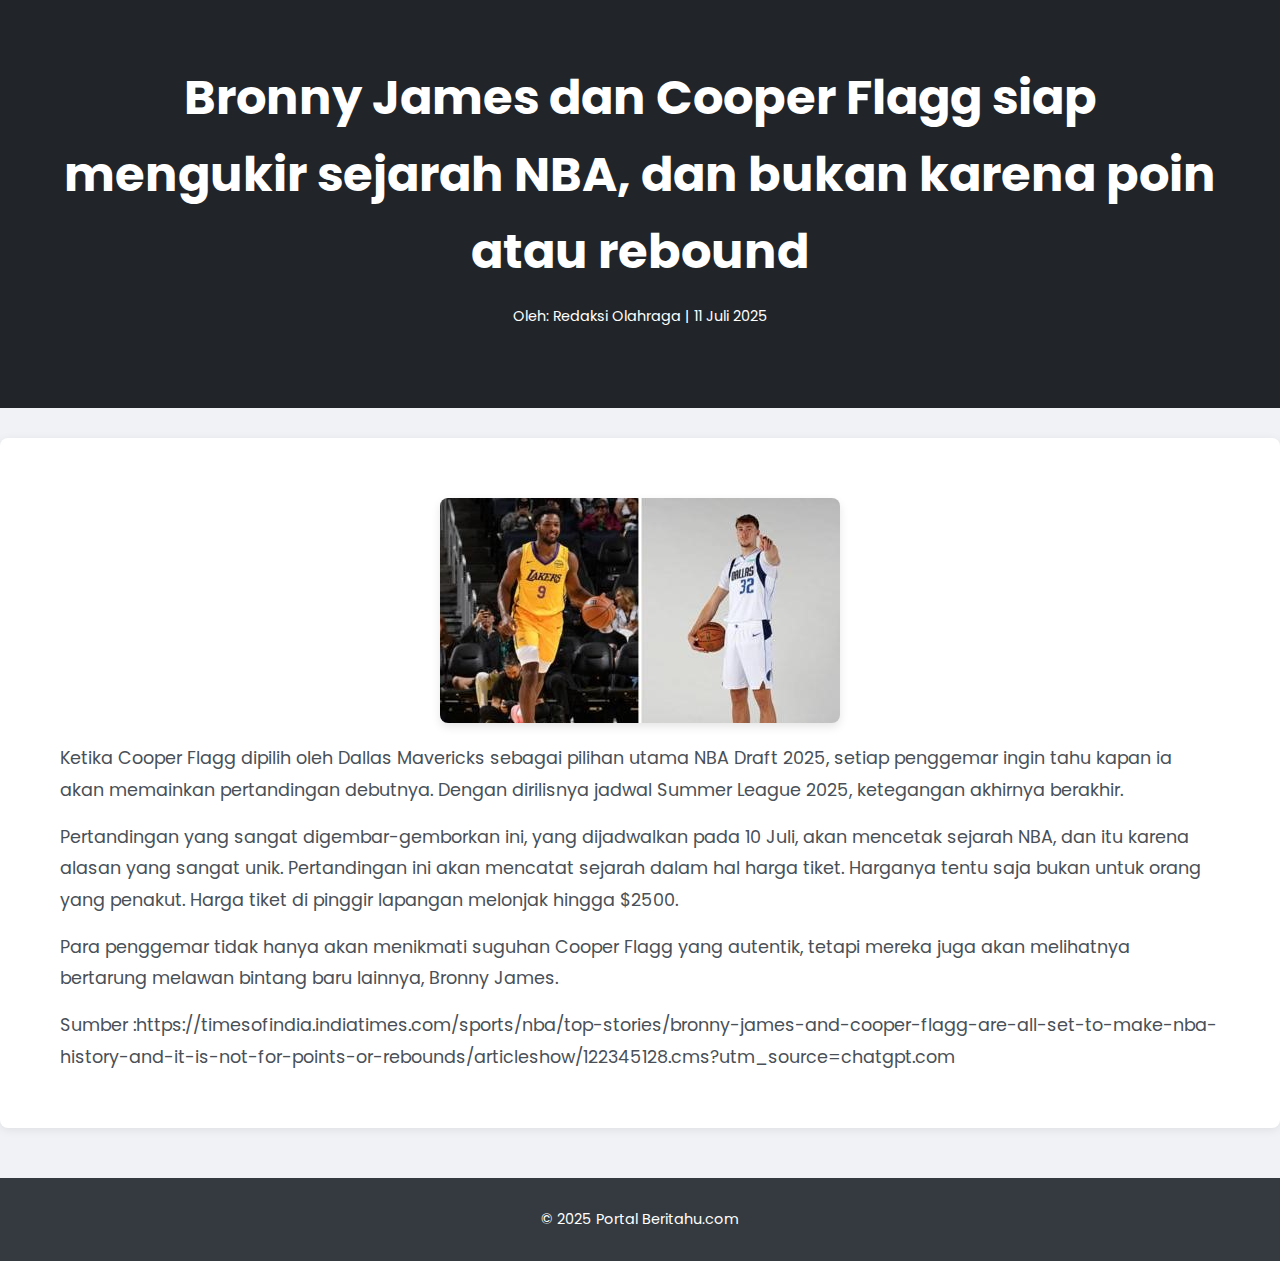
<file: baca selengkapnya/articlessport2.html>
<!DOCTYPE html>
<html lang="id">
<head>
    <meta charset="UTF-8">
    <meta name="viewport" content="width=device-width, initial-scale=1.0">
    <title>Google Gemini Pro Gratis Bagi Mahasiswa</title>
    <link rel="stylesheet" href="../styles.css"> <link href="https://fonts.googleapis.com/css2?family=Poppins:wght@300;400;600;700&display=swap" rel="stylesheet">
</head>

    <main>
        <section class="article-detail-header">
            <div class="container">
                <h1>Bronny James dan Cooper Flagg siap mengukir sejarah NBA, dan bukan karena poin atau rebound</h1>
                <p class="article-meta">Oleh: Redaksi Olahraga | 11 Juli 2025</p>
            </div>
        </section>

        <section class="article-content">
            <div class="container">
                <img src="gambar pembahasan/sport1.jpg" alt="Gambar Utama Artikel Chipset Smartphone">
                <p>Ketika Cooper Flagg dipilih oleh Dallas Mavericks sebagai pilihan utama NBA Draft 2025, setiap penggemar ingin tahu kapan ia akan memainkan pertandingan debutnya. Dengan dirilisnya jadwal Summer League 2025, ketegangan akhirnya berakhir.
</p>
                <p>Pertandingan yang sangat digembar-gemborkan ini, yang dijadwalkan pada 10 Juli, akan mencetak sejarah NBA, dan itu karena alasan yang sangat unik. Pertandingan ini akan mencatat sejarah dalam hal harga tiket. Harganya tentu saja bukan untuk orang yang penakut. Harga tiket di pinggir lapangan melonjak hingga $2500.

                <p>Para penggemar tidak hanya akan menikmati suguhan Cooper Flagg yang autentik, tetapi mereka juga akan melihatnya bertarung melawan bintang baru lainnya, Bronny James.


  
</p>
                <p>  Sumber :https://timesofindia.indiatimes.com/sports/nba/top-stories/bronny-james-and-cooper-flagg-are-all-set-to-make-nba-history-and-it-is-not-for-points-or-rebounds/articleshow/122345128.cms?utm_source=chatgpt.com
 
</p>
                <p></p>
            </div>
        </section>
    </main>

    <footer class="main-footer">
        <div class="container">
            <p>&copy; 2025 Portal Beritahu.com</p>
        </div>
    </footer>
</body>
</html>
</file>
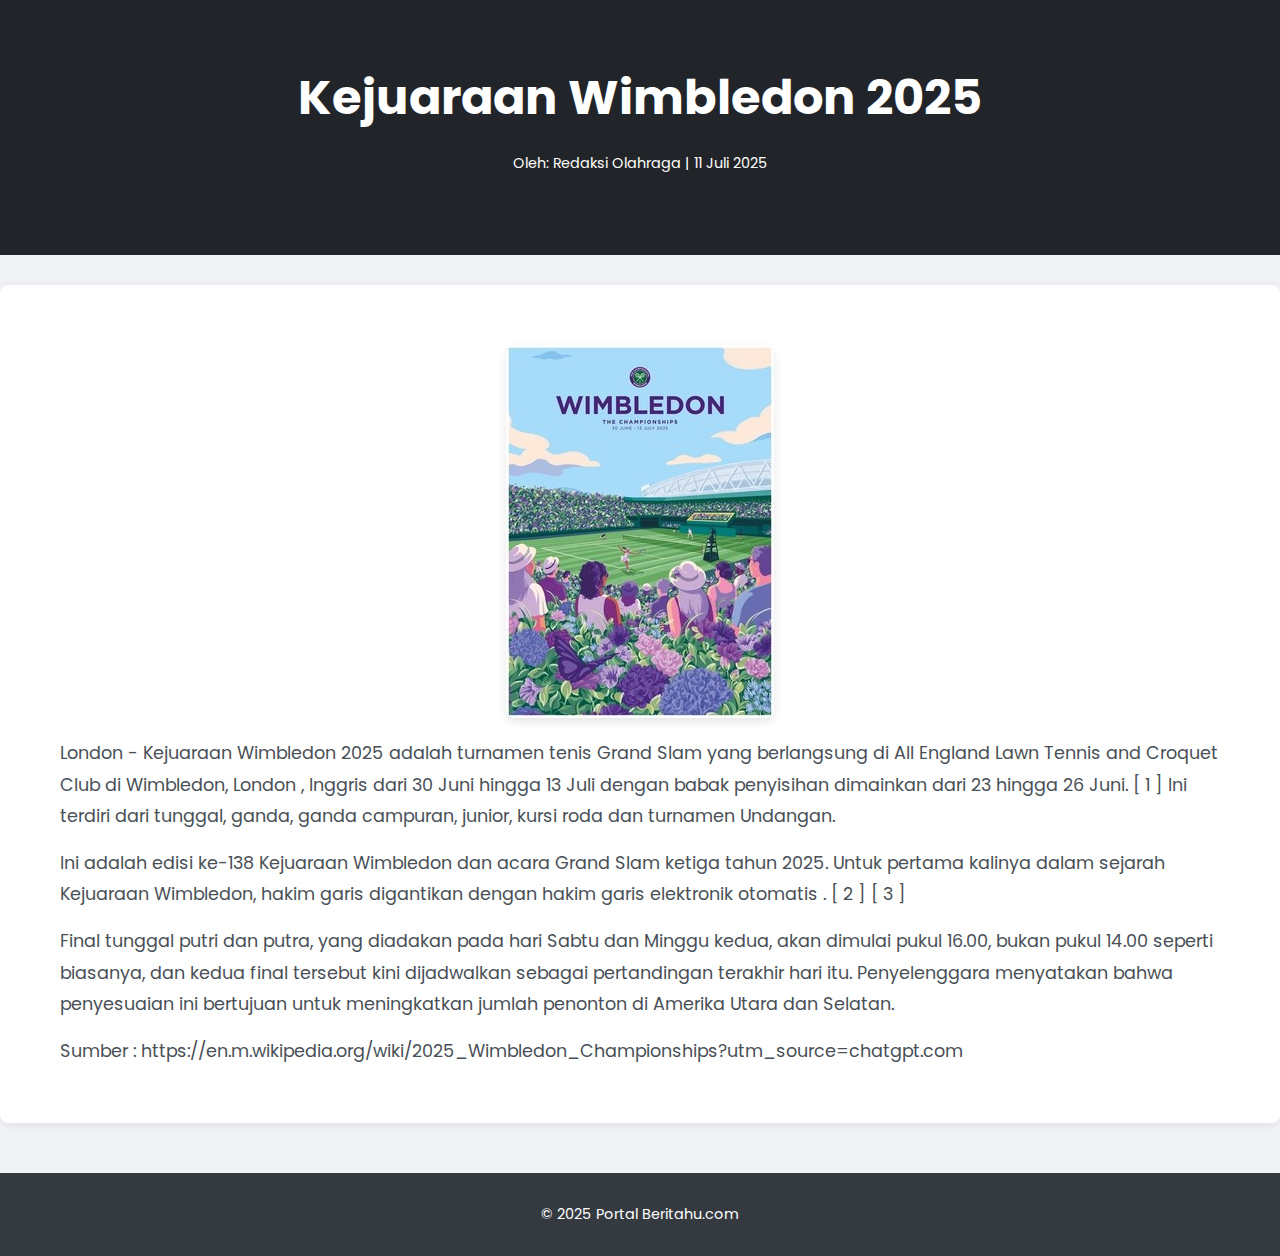
<file: baca selengkapnya/articlessport3.html>
<!DOCTYPE html>
<html lang="id">
<head>
    <meta charset="UTF-8">
    <meta name="viewport" content="width=device-width, initial-scale=1.0">
    <title>Google Gemini Pro Gratis Bagi Mahasiswa</title>
    <link rel="stylesheet" href="../styles.css"> <link href="https://fonts.googleapis.com/css2?family=Poppins:wght@300;400;600;700&display=swap" rel="stylesheet">
</head>

    <main>
        <section class="article-detail-header">
            <div class="container">
                <h1>Kejuaraan Wimbledon 2025</h1>
                <p class="article-meta">Oleh: Redaksi Olahraga | 11 Juli 2025</p>
            </div>
        </section>

        <section class="article-content">
            <div class="container">
                <img src="gambar pembahasan/sport3.jpg" alt="Gambar Utama Artikel Chipset Smartphone">
                <p>London - Kejuaraan Wimbledon 2025 adalah turnamen tenis Grand Slam yang berlangsung di All England Lawn Tennis and Croquet Club di Wimbledon, London , Inggris dari 30 Juni hingga 13 Juli dengan babak penyisihan dimainkan dari 23 hingga 26 Juni. [ 1 ] Ini terdiri dari tunggal, ganda, ganda campuran, junior, kursi roda dan turnamen Undangan.
</p>
                <p>Ini adalah edisi ke-138 Kejuaraan Wimbledon dan acara Grand Slam ketiga tahun 2025. Untuk pertama kalinya dalam sejarah Kejuaraan Wimbledon, hakim garis digantikan dengan hakim garis elektronik otomatis . [ 2 ] [ 3 ]

                <p>Final tunggal putri dan putra, yang diadakan pada hari Sabtu dan Minggu kedua, akan dimulai pukul 16.00, bukan pukul 14.00 seperti biasanya, dan kedua final tersebut kini dijadwalkan sebagai pertandingan terakhir hari itu. Penyelenggara menyatakan bahwa penyesuaian ini bertujuan untuk meningkatkan jumlah penonton di Amerika Utara dan Selatan.
<p>Sumber : https://en.m.wikipedia.org/wiki/2025_Wimbledon_Championships?utm_source=chatgpt.com</p> 
  
</p>
                <p> 
</p>
                <p></p>
            </div>
        </section>
    </main>

    <footer class="main-footer">
        <div class="container">
            <p>&copy; 2025 Portal Beritahu.com</p>
        </div>
    </footer>
</body>
</html>
</file>
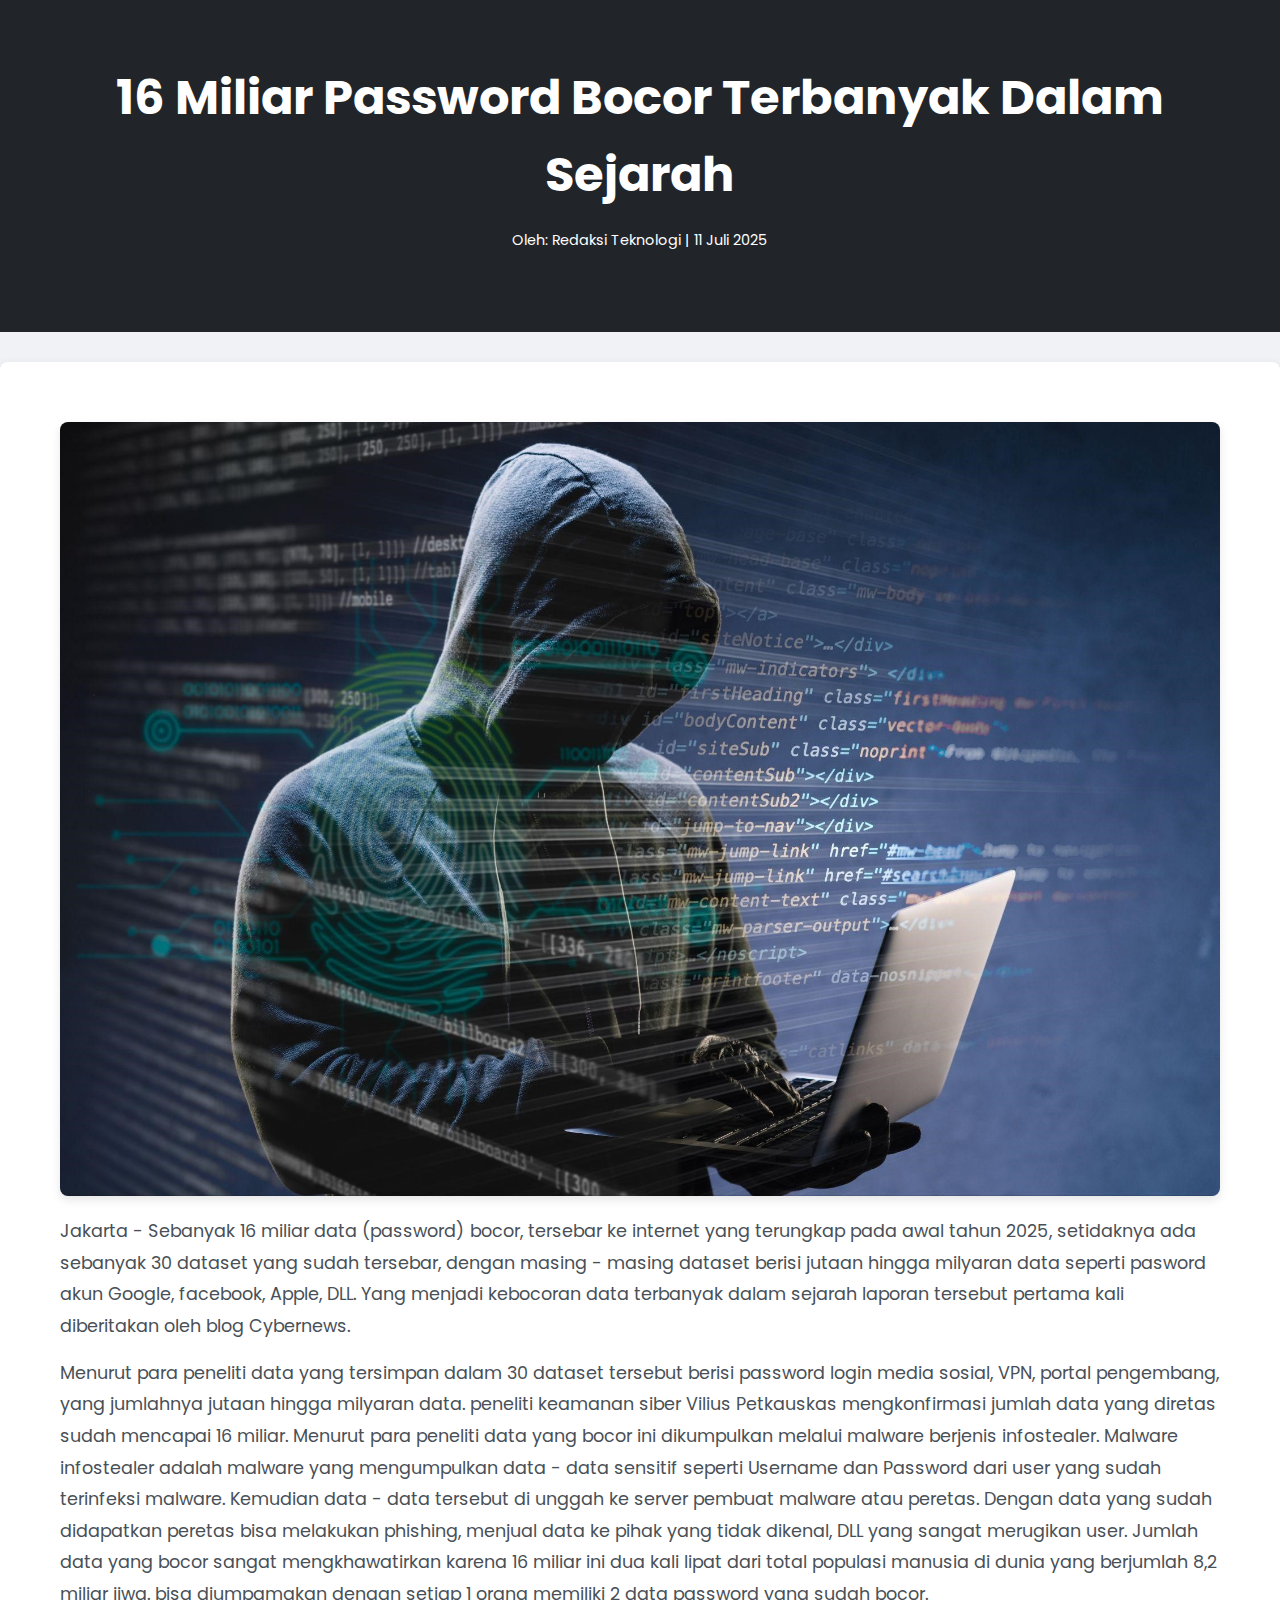
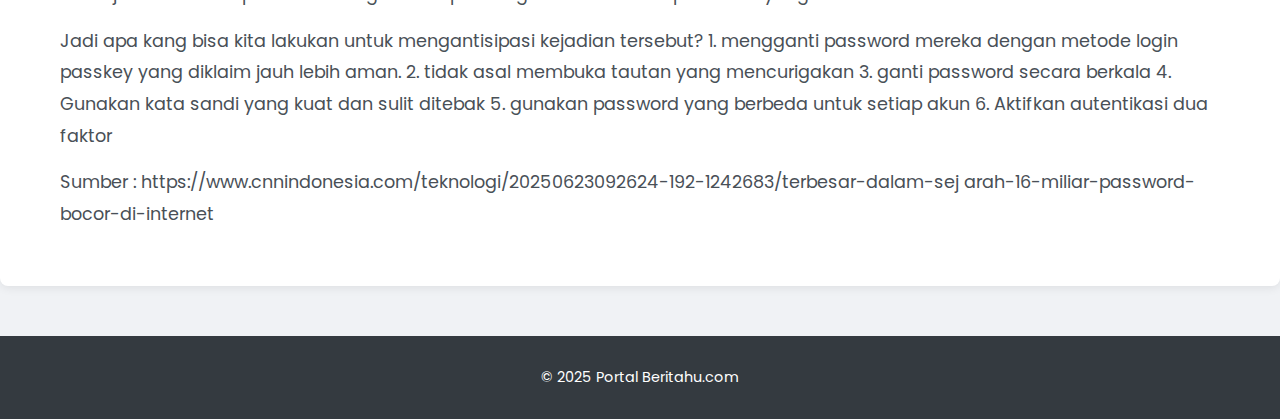
<file: baca selengkapnya/articlesteknologi_1.html>
<!DOCTYPE html>
<html lang="id">
<head>
    <meta charset="UTF-8">
    <meta name="viewport" content="width=device-width, initial-scale=1.0">
    <title>Google Gemini Pro Gratis Bagi Mahasiswa</title>
    <link rel="stylesheet" href="../styles.css"> <link href="https://fonts.googleapis.com/css2?family=Poppins:wght@300;400;600;700&display=swap" rel="stylesheet">
</head>

    <main>
        <section class="article-detail-header">
            <div class="container">
                <h1>16 Miliar Password Bocor Terbanyak Dalam Sejarah  </h1>
                <p class="article-meta">Oleh: Redaksi Teknologi | 11 Juli 2025</p>
            </div>
        </section>

        <section class="article-content">
            <div class="container">
                <img src="gambar pembahasan/tek2.jpg" alt="Gambar Utama Artikel Chipset Smartphone">
                <p>Jakarta - Sebanyak 16 miliar data (password) bocor, tersebar ke internet yang terungkap pada awal tahun 2025, setidaknya ada sebanyak 30 dataset yang sudah tersebar, dengan masing 
- masing dataset berisi jutaan hingga milyaran data seperti pasword akun Google, facebook, Apple, DLL. Yang menjadi kebocoran data terbanyak dalam sejarah laporan tersebut pertama kali diberitakan oleh blog Cybernews. 
</p>
                <p>Menurut para peneliti data yang tersimpan dalam 30 dataset tersebut berisi password login media sosial, VPN, portal pengembang, yang jumlahnya jutaan hingga milyaran data. 
peneliti keamanan siber Vilius Petkauskas mengkonfirmasi jumlah data yang diretas sudah mencapai 16 miliar. Menurut para peneliti data yang bocor ini dikumpulkan melalui malware berjenis infostealer. Malware infostealer adalah malware yang mengumpulkan data - data sensitif seperti Username dan Password dari user yang sudah terinfeksi malware. Kemudian data - data tersebut di unggah ke server pembuat malware atau peretas. Dengan data yang sudah didapatkan peretas bisa melakukan phishing, menjual data ke pihak yang tidak dikenal, DLL yang sangat merugikan user. Jumlah data yang bocor sangat mengkhawatirkan karena 16 miliar ini dua kali lipat dari total populasi manusia di dunia yang berjumlah 8,2 miliar jiwa. bisa diumpamakan dengan setiap 1 orang memiliki 2 data password yang sudah bocor. 
 

                <p>Jadi apa kang bisa kita lakukan untuk mengantisipasi kejadian tersebut?  
 
1.	mengganti password mereka dengan metode login passkey yang diklaim jauh lebih aman. 
2.	tidak asal membuka tautan yang mencurigakan 
3.	ganti password secara berkala 
4.	Gunakan kata sandi yang kuat dan sulit ditebak 
5.	gunakan password yang berbeda untuk setiap akun 
6.	Aktifkan autentikasi dua faktor  
  
</p>
                <p> 
Sumber : https://www.cnnindonesia.com/teknologi/20250623092624-192-1242683/terbesar-dalam-sej arah-16-miliar-password-bocor-di-internet 
 
</p>
                <p></p>
            </div>
        </section>
    </main>

    <footer class="main-footer">
        <div class="container">
            <p>&copy; 2025 Portal Beritahu.com</p>
        </div>
    </footer>
</body>
</html>
</file>
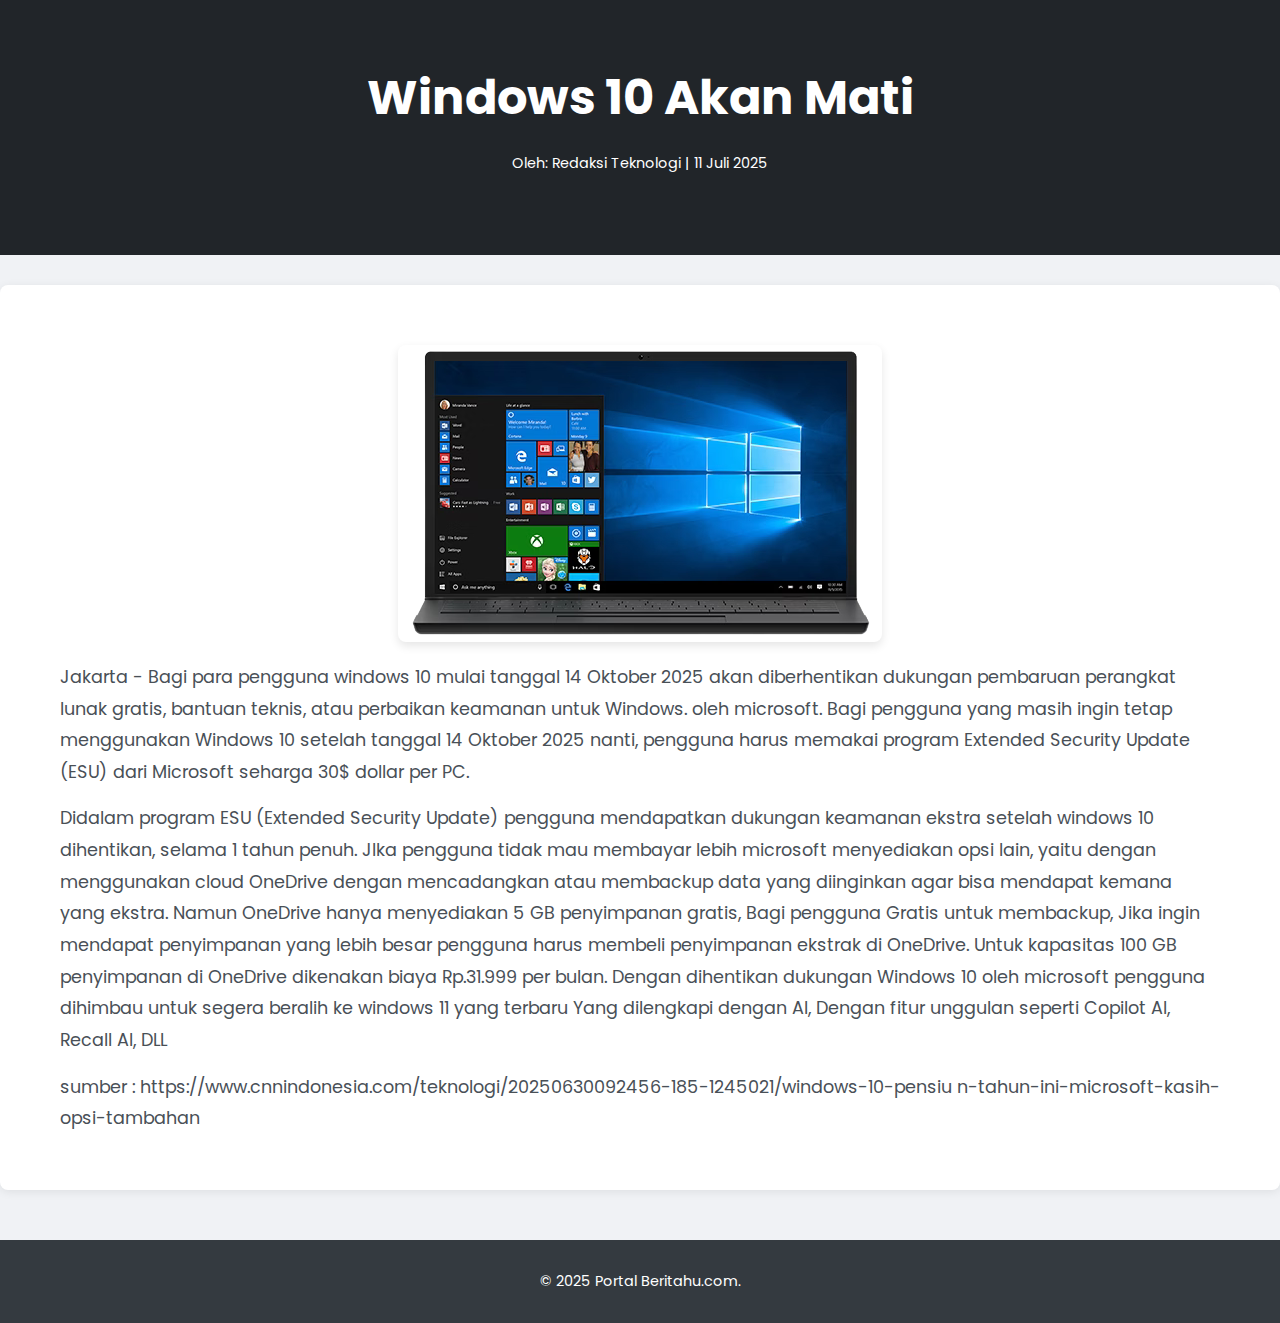
<file: baca selengkapnya/articlesteknologi_2.html>
<!DOCTYPE html>
<html lang="id">
<head>
    <meta charset="UTF-8">
    <meta name="viewport" content="width=device-width, initial-scale=1.0">
    <title>Google Gemini Pro Gratis Bagi Mahasiswa</title>
    <link rel="stylesheet" href="../styles.css"> <link href="https://fonts.googleapis.com/css2?family=Poppins:wght@300;400;600;700&display=swap" rel="stylesheet">
</head>

    <main>
        <section class="article-detail-header">
            <div class="container">
                <h1>Windows 10 Akan Mati</h1>
                <p class="article-meta">Oleh: Redaksi Teknologi | 11 Juli 2025</p>
            </div>
        </section>

        <section class="article-content">
            <div class="container">
                <img src="gambar pembahasan/tek3.png" alt="Gambar Utama Artikel Chipset Smartphone">
                <p>Jakarta - Bagi para pengguna windows 10 mulai tanggal 14 Oktober 2025 akan diberhentikan dukungan pembaruan perangkat lunak gratis, bantuan teknis, atau perbaikan keamanan untuk Windows. oleh microsoft. Bagi pengguna yang masih ingin tetap menggunakan Windows 10 setelah tanggal 14 Oktober 2025 nanti, pengguna harus memakai program Extended Security Update (ESU) dari Microsoft seharga 30$ dollar per PC. 
 
</p>
                <p>Didalam program ESU (Extended Security Update) pengguna mendapatkan dukungan keamanan ekstra setelah windows 10 dihentikan, selama 1 tahun penuh. JIka pengguna tidak mau membayar lebih microsoft menyediakan opsi lain, yaitu dengan menggunakan cloud OneDrive dengan mencadangkan atau membackup data yang diinginkan agar bisa mendapat kemana yang ekstra. Namun OneDrive hanya menyediakan 5 GB penyimpanan  gratis, Bagi pengguna Gratis untuk membackup, Jika ingin mendapat penyimpanan yang lebih besar pengguna harus membeli penyimpanan ekstrak di OneDrive. Untuk kapasitas 100 GB penyimpanan di OneDrive dikenakan biaya Rp.31.999 per bulan. 
Dengan dihentikan dukungan Windows 10 oleh microsoft pengguna dihimbau untuk segera beralih ke windows 11 yang terbaru Yang dilengkapi dengan AI, Dengan fitur unggulan seperti Copilot AI, Recall AI, DLL 

</p>
                <p>sumber : 
https://www.cnnindonesia.com/teknologi/20250630092456-185-1245021/windows-10-pensiu n-tahun-ini-microsoft-kasih-opsi-tambahan 

</p>
                <p>  
</p>
                <p></p>
            </div>
        </section>
    </main>

    <footer class="main-footer">
        <div class="container">
            <p>&copy; 2025 Portal Beritahu.com.</p>
        </div>
    </footer>
</body>
</html>
</file>
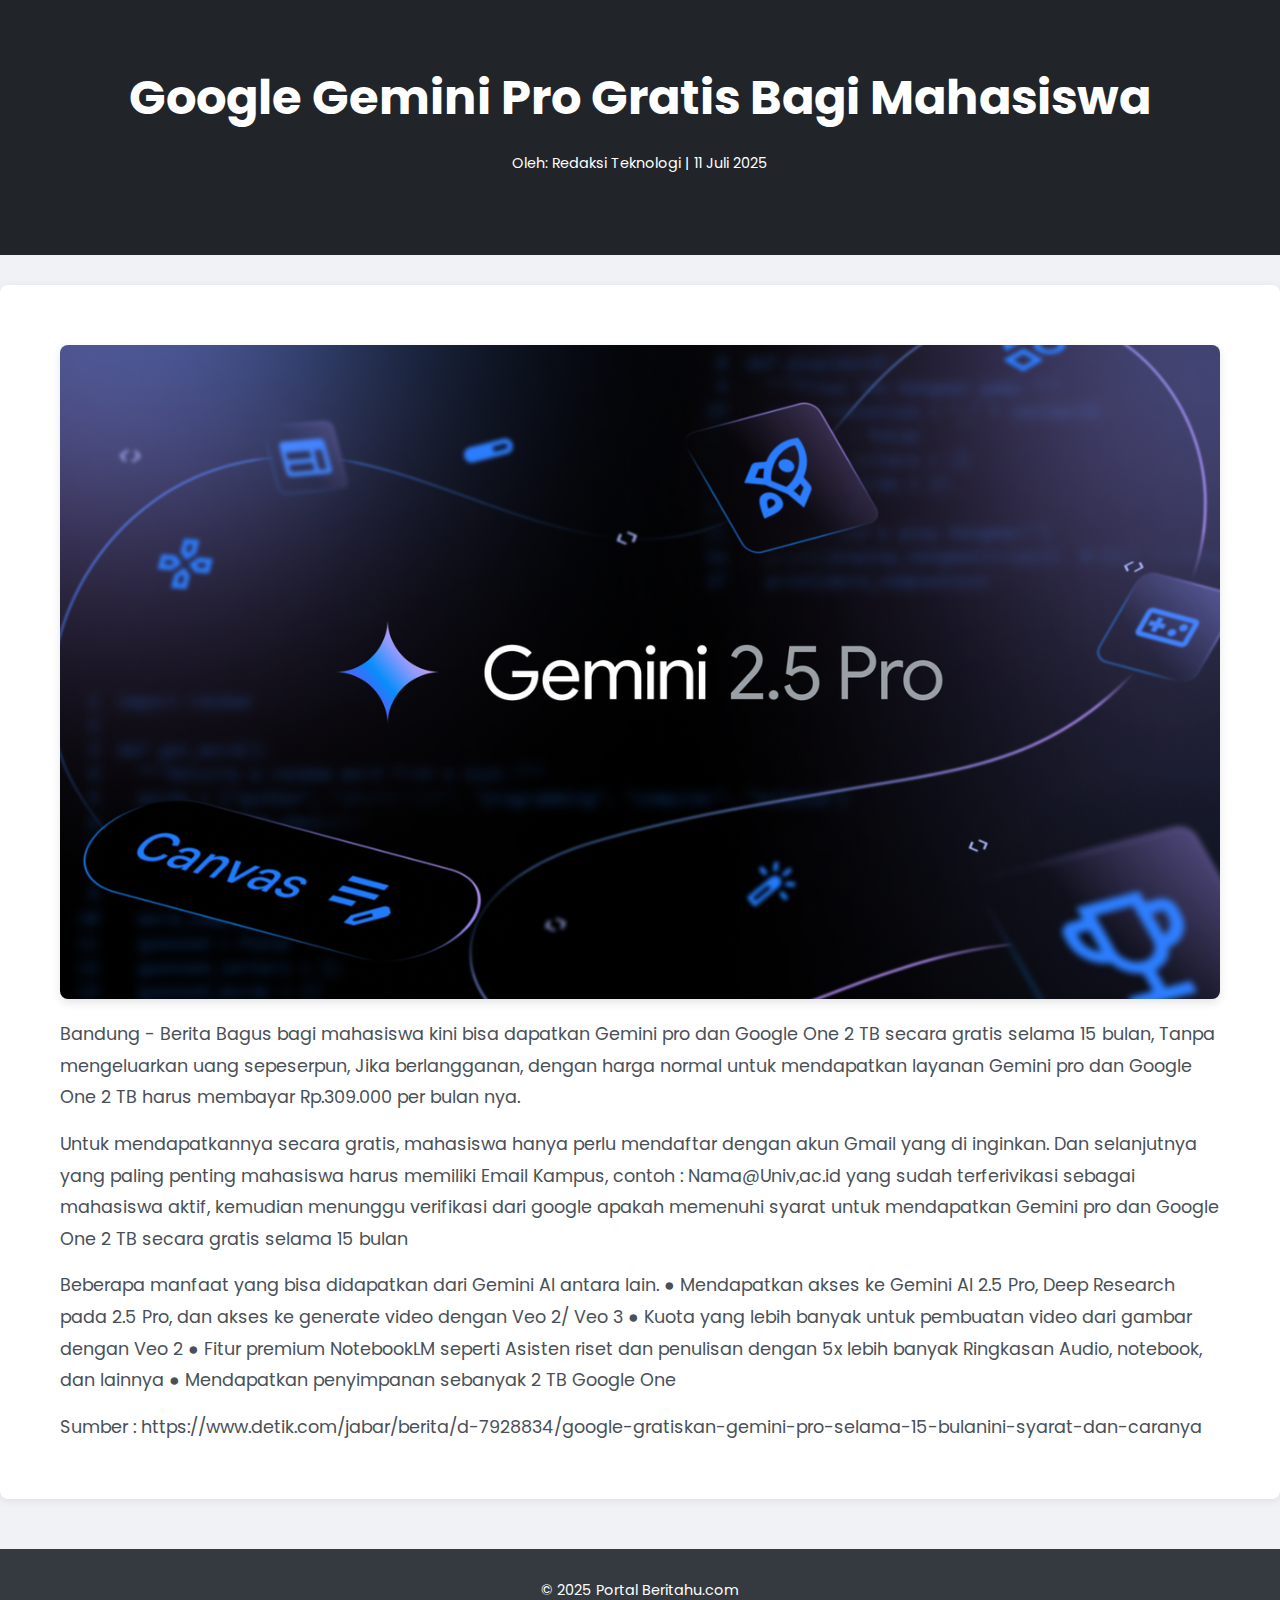
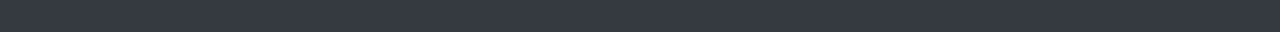
<file: baca selengkapnya/articlesteknologi_3.html>
<!DOCTYPE html>
<html lang="id">
<head>
    <meta charset="UTF-8">
    <meta name="viewport" content="width=device-width, initial-scale=1.0">
    <title>Google Gemini Pro Gratis Bagi Mahasiswa</title>
    <link rel="stylesheet" href="../styles.css"> <link href="https://fonts.googleapis.com/css2?family=Poppins:wght@300;400;600;700&display=swap" rel="stylesheet">
</head>

    <main>
        <section class="article-detail-header">
            <div class="container">
                <h1>Google Gemini Pro Gratis Bagi Mahasiswa</h1>
                <p class="article-meta">Oleh: Redaksi Teknologi | 11 Juli 2025</p>
            </div>
        </section>

        <section class="article-content">
            <div class="container">
                <img src="gambar pembahasan/tek1.png" alt="Gambar Utama Artikel Chipset Smartphone">
                <p>Bandung - Berita Bagus bagi mahasiswa kini bisa dapatkan Gemini pro dan Google One 2 TB secara gratis selama 15 bulan, Tanpa mengeluarkan uang sepeserpun, Jika berlangganan, dengan harga normal untuk mendapatkan layanan Gemini pro dan Google One 2 TB harus membayar Rp.309.000 per bulan nya. </p>
                <p>Untuk mendapatkannya secara gratis, mahasiswa hanya perlu mendaftar dengan akun 
Gmail yang di inginkan. Dan selanjutnya yang paling penting mahasiswa harus memiliki Email Kampus, contoh : Nama@Univ,ac.id yang sudah terferivikasi sebagai mahasiswa aktif, kemudian menunggu verifikasi dari google apakah memenuhi syarat untuk mendapatkan Gemini pro dan Google One 2 TB secara gratis selama 15 bulan 
</p>
                <p>Beberapa manfaat yang bisa didapatkan dari Gemini AI antara lain. 
●	Mendapatkan akses ke Gemini AI 2.5 Pro, Deep Research pada 2.5 Pro, dan akses ke generate video dengan Veo 2/ Veo 3 
●	Kuota yang lebih banyak untuk pembuatan video dari gambar dengan Veo 2 
●	Fitur premium NotebookLM seperti Asisten riset dan penulisan dengan 5x lebih banyak Ringkasan Audio, notebook, dan lainnya 
●	Mendapatkan penyimpanan sebanyak  2 TB Google One  
</p>
                <p> 
Sumber : 
https://www.detik.com/jabar/berita/d-7928834/google-gratiskan-gemini-pro-selama-15-bulanini-syarat-dan-caranya 
 
</p>
                <p></p>
            </div>
        </section>
    </main>

    <footer class="main-footer">
        <div class="container">
            <p>&copy; 2025 Portal Beritahu.com</p>
        </div>
    </footer>
</body>
</html>
</file>
<file: styles.css>
/* General Styles */
:root {
    --primary-color:  #212529;
    --secondary-color: #ffffff;
    --dark-color: #343a40;
    --light-color: #f8f9fa;
    --background-light: #ffffff;
    --background-dark: #f0f2f5;
    --text-color: #495057;
    --heading-color: #212529;
    --border-color: #dee2e6;
    --shadow-light: rgba(0, 0, 0, 0.08);
}

* {
    margin: 0;
    padding: 0;
    box-sizing: border-box;
}

body {
    font-family: 'Poppins', sans-serif;
    line-height: 1.6;
    color: var(--text-color);
    background-color: var(--background-dark);
}

.container {
    max-width: 1200px;
    margin: 0 auto;
    padding: 0 20px;
}

a {
    text-decoration: none;
    color: var(--primary-color);
    transition: color 0.3s ease;
}

a:hover {
    color: #0056b3;
}

h1, h2, h3 {
    color: var(--heading-color);
    margin-bottom: 15px;
}

.btn {
    display: inline-block;
    background: var(--primary-color);
    color: #fff;
    padding: 10px 20px;
    border-radius: 5px;
    transition: background 0.3s ease;
}

.btn:hover {
    background: #0056b3;
}

/* Header */
.main-header {
    background: var(--dark-color);
    color: #fff;
    padding: 20px 0;
    box-shadow: 0 2px 5px var(--shadow-light);
    position: sticky;
    top: 0;
    z-index: 1000;
}

.main-header .container {
    display: flex;
    justify-content: space-between;
    align-items: center;
}

.logo a {
    color: #fff;
    font-size: 1.8rem;
    font-weight: 700;
    letter-spacing: 1px;
}

.main-nav ul {
    list-style: none;
    display: flex;
}

.main-nav ul li {
    margin-left: 25px;
}

.main-nav ul li a {
    color: #fff;
    font-weight: 600;
    padding: 5px 0;
    position: relative;
}

.main-nav ul li a::after {
    content: '';
    position: absolute;
    width: 0;
    height: 2px;
    background: var(--primary-color);
    left: 0;
    bottom: -5px;
    transition: width 0.3s ease;
}

.main-nav ul li a:hover::after {
    width: 100%;
}

/* Hero Section */
.hero-section {
    background: linear-gradient(rgba(0, 0, 0, 0.6), rgba(0, 0, 0, 0.6)), url('https://via.placeholder.com/1500x500/007bff/ffffff?text=BERITA+UTAMA') no-repeat center center/cover;
    color: #fff;
    text-align: center;
    padding: 100px 0;
    display: flex;
    align-items: center;
    justify-content: center;
    min-height: 400px;
    background-image: url(gambar\ awal\ topik/tek2.jpg);
}

.hero-section h2 {
    font-size: 3rem;
    margin-bottom: 20px;
    color: #fff;
    text-shadow: 2px 2px 4px rgba(0,0,0,0.5);
}

.hero-section p {
    font-size: 1.2rem;
    margin-bottom: 30px;
    max-width: 800px;
    margin-left: auto;
    margin-right: auto;
}

/* News Sections */
.news-section {
    padding: 60px 0;
    background-color: var(--background-light);
    margin-bottom: 30px;
    box-shadow: 0 2px 10px var(--shadow-light);
    border-radius: 8px;
}

.news-section:nth-of-type(even) {
    background-color: var(--background-dark);
}

.news-section h2 {
    text-align: center;
    font-size: 2.5rem;
    margin-bottom: 40px;
    position: relative;
    padding-bottom: 10px;
}

.news-section h2::after {
    content: '';
    position: absolute;
    width: 80px;
    height: 4px;
    background: var(--primary-color);
    left: 50%;
    transform: translateX(-50%);
    bottom: 0;
    border-radius: 2px;
}

.articles-grid {
    display: grid;
    grid-template-columns: repeat(auto-fit, minmax(300px, 1fr));
    gap: 30px;
}

.news-card {
    background: #fff;
    border-radius: 8px;
    box-shadow: 0 4px 15px rgba(0, 0, 0, 0.1);
    padding: 30px;
    transition: transform 0.3s ease, box-shadow 0.3s ease;
    display: flex;
    flex-direction: column;
    justify-content: space-between;
}

.news-card:hover {
    transform: translateY(-5px);
    box-shadow: 0 8px 20px rgba(0, 0, 0, 0.15);
}

/* Style for Images in News Cards */
.news-card .news-image {
    margin-bottom: 15px;
    border-radius: 5px;
    overflow: hidden;
}

.news-card .news-image img {
    display: block;
    width: 100%;
    height: 200px; /* Fixed height for consistency */
    object-fit: cover; /* Ensures the image covers the area, cropping if necessary */
    transition: transform 0.3s ease;
}

.news-card:hover .news-image img {
    transform: scale(1.05); /* Slight zoom effect on hover */
}

.news-card h3 {
    font-size: 1.5rem;
    margin-bottom: 10px;
    color: var(--heading-color);
}

.news-card p {
    font-size: 0.95rem;
    color: var(--text-color);
    margin-bottom: 20px;
    flex-grow: 1;
}

.news-card a {
    align-self: flex-start;
    font-weight: 600;
}

/* Article Detail Page Specific Styles */
.article-detail-header {
    background: var(--primary-color);
    color: #fff;
    padding: 60px 0;
    text-align: center;
    margin-bottom: 30px;
}

.article-detail-header h1 {
    color: #fff;
    font-size: 3rem;
}

.article-content {
    background: #fff;
    padding: 40px;
    border-radius: 8px;
    box-shadow: 0 2px 10px var(--shadow-light);
    margin-bottom: 30px;
}

.article-content img {
    max-width: 100%;
    height: auto;
    display: block;
    margin: 20px auto;
    border-radius: 8px;
    box-shadow: 0 4px 10px rgba(0,0,0,0.1);
}

.article-content p {
    margin-bottom: 15px;
    font-size: 1.1rem;
    line-height: 1.8;
}

.article-meta {
    font-size: 0.9rem;
    color: var(--secondary-color);
    margin-bottom: 20px;
    text-align: center;
}

/* Footer */
.main-footer {
    background: var(--dark-color);
    color: #fff;
    text-align: center;
    padding: 30px 0;
    margin-top: 50px;
}

.main-footer p {
    font-size: 0.9rem;
}

/* Responsive Design */
@media (max-width: 768px) {
    .main-header .container {
        flex-direction: column;
        text-align: center;
    }

    .main-nav ul {
        margin-top: 20px;
        flex-wrap: wrap;
        justify-content: center;
    }

    .main-nav ul li {
        margin: 0 10px 10px 10px;
    }

    .hero-section {
        padding: 80px 20px;
        min-height: 300px;
    }

    .hero-section h2 {
        font-size: 2.2rem;
    }

    .hero-section p {
        font-size: 1rem;
    }

    .news-section h2 {
        font-size: 2rem;
    }

    .articles-grid {
        grid-template-columns: 1fr;
    }

    .article-detail-header h1 {
        font-size: 2.5rem;
    }

    .article-content {
        padding: 25px;
    }
}

@media (max-width: 480px) {
    .logo a {
        font-size: 1.5rem;
    }

    .main-nav ul li {
        margin: 0 8px 8px 8px;
    }

    .main-nav ul li a {
        font-size: 0.9rem;
    }

    .hero-section h2 {
        font-size: 1.8rem;
    }

    .hero-section p {
        font-size: 0.9rem;
    }

    .news-section h2 {
        font-size: 1.8rem;
    }

    .news-card h3 {
        font-size: 1.3rem;
    }

    .news-card .news-image img {
        height: 180px;
    }

    .article-detail-header h1 {
        font-size: 2rem;
    }

    .article-content p {
        font-size: 1rem;
    }
}
</file>
